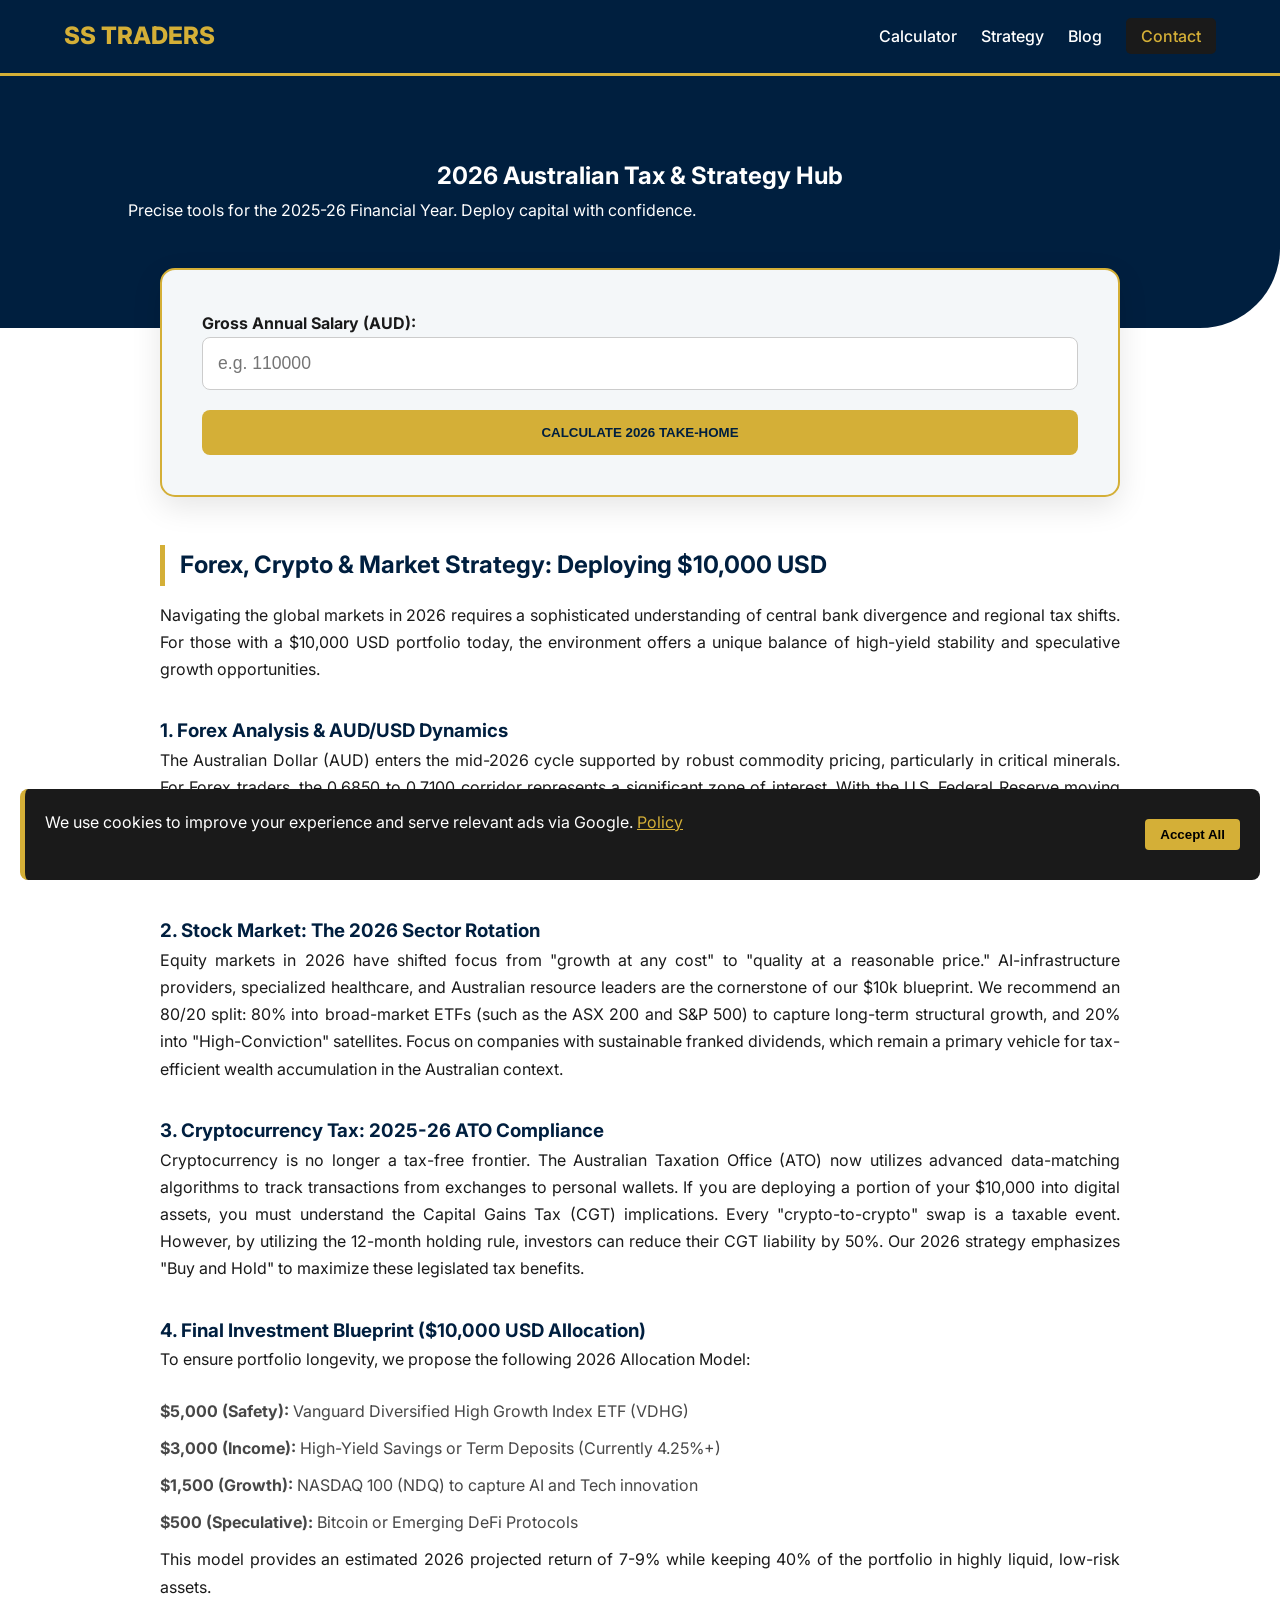
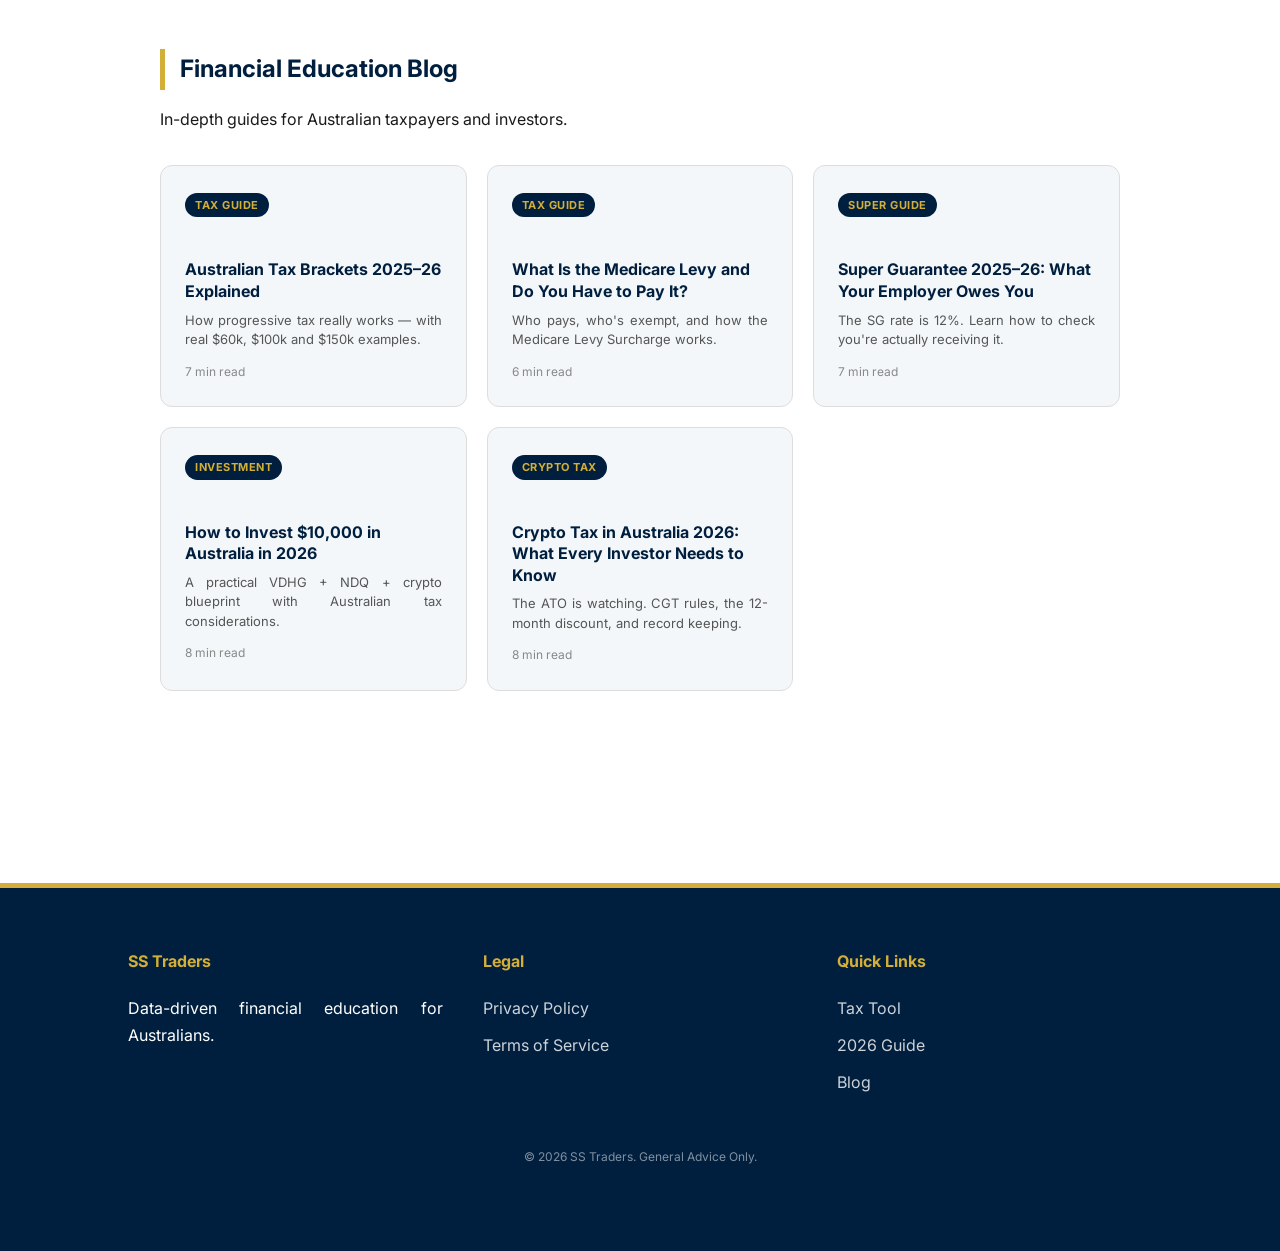
<file: index.html>
<!DOCTYPE html>
<html lang="en-AU">
<head>
    <meta charset="UTF-8">
    <meta name="viewport" content="width=device-width, initial-scale=1.0">

    <!-- Primary SEO -->
    <title>SS Traders | Free Australian Tax Calculator 2025–26 & Investment Strategy</title>
    <meta name="description" content="Calculate your real Australian take-home pay for 2025–26. Free ATO-compliant salary calculator plus expert investment strategy for deploying $10,000 in ASX, crypto and ETFs.">
    <meta name="keywords" content="Australian tax calculator 2026, take home pay Australia, ATO tax rates 2025-26, salary calculator Australia, Medicare levy calculator, super guarantee, VDHG, ASX ETF strategy">
    <meta name="author" content="SS Traders">
    <meta name="robots" content="index, follow">
    <link rel="canonical" href="https://cursor86.github.io/Pay-check-AU/">

    <!-- Open Graph (Facebook, LinkedIn) -->
    <meta property="og:type" content="website">
    <meta property="og:url" content="https://cursor86.github.io/Pay-check-AU/">
    <meta property="og:title" content="Free Australian Tax Calculator 2025–26 | SS Traders">
    <meta property="og:description" content="Find out exactly what you take home on any Australian salary. ATO-compliant, instant results. Plus a $10,000 investment strategy for 2026.">
    <meta property="og:image" content="https://cursor86.github.io/Pay-check-AU/og-image.png">
    <meta property="og:site_name" content="SS Traders">
    <meta property="og:locale" content="en_AU">

    <!-- Twitter / X Card -->
    <meta name="twitter:card" content="summary_large_image">
    <meta name="twitter:title" content="Free Australian Tax Calculator 2025–26 | SS Traders">
    <meta name="twitter:description" content="See exactly what you keep from your salary after tax, Medicare and super. Free, instant, ATO-compliant.">
    <meta name="twitter:image" content="https://cursor86.github.io/Pay-check-AU/og-image.png">

    <!-- Schema.org Structured Data -->
    <script type="application/ld+json">
    {
      "@context": "https://schema.org",
      "@type": "WebApplication",
      "name": "SS Traders Australian Tax Calculator",
      "url": "https://cursor86.github.io/Pay-check-AU/",
      "description": "Free ATO-compliant Australian salary and tax calculator for the 2025–26 financial year. Includes income tax, Medicare levy, and super guarantee breakdown.",
      "applicationCategory": "FinanceApplication",
      "operatingSystem": "Any",
      "offers": { "@type": "Offer", "price": "0", "priceCurrency": "AUD" },
      "author": { "@type": "Organization", "name": "SS Traders", "email": "sstraders.education@gmail.com" },
      "inLanguage": "en-AU",
      "audience": { "@type": "Audience", "geographicArea": { "@type": "Country", "name": "Australia" } }
    }
    </script>

    <link href="https://fonts.googleapis.com/css2?family=Inter:wght@400;500;700;800&display=swap" rel="stylesheet">
    <style>
        :root { --navy: #001F3F; --gold: #D4AF37; --black: #1A1A1A; --white: #FFFFFF; --gray: #F4F7F9; --success: #2E7D32; }
        * { margin: 0; padding: 0; box-sizing: border-box; }
        body { font-family: 'Inter', sans-serif; color: var(--black); line-height: 1.7; background: var(--white); scroll-behavior: smooth; }

        /* Navigation */
        header { background: var(--navy); padding: 1rem 5%; position: sticky; top: 0; z-index: 1000; display: flex; justify-content: space-between; align-items: center; border-bottom: 3px solid var(--gold); }
        .logo { color: var(--gold); font-weight: 800; text-decoration: none; font-size: 1.5rem; }
        nav a { color: var(--white); text-decoration: none; margin-left: 20px; font-weight: 500; cursor: pointer; }
        nav a:hover { color: var(--gold); }

        /* Routing Logic */
        .page-content { display: none; padding-bottom: 80px; }
        .active-page { display: block; }

        /* Hero */
        .hero { background: var(--navy); color: var(--white); padding: 80px 10%; text-align: center; border-bottom-right-radius: 80px; margin-bottom: 40px; }
        .container { max-width: 1000px; margin: 0 auto; padding: 20px; }

        /* Calculator */
        .calc-box { background: var(--gray); padding: 40px; border-radius: 15px; border: 2px solid var(--gold); box-shadow: 0 10px 30px rgba(0,0,0,0.1); margin-top: -120px; }
        .input-group { margin-bottom: 20px; }
        input { width: 100%; padding: 15px; border: 1px solid #ccc; border-radius: 8px; font-size: 1.1rem; }
        .btn-gold { background: var(--gold); color: var(--navy); padding: 15px 30px; border: none; border-radius: 8px; font-weight: 800; width: 100%; cursor: pointer; text-transform: uppercase; transition: 0.3s; }

        #results { display: none; margin-top: 30px; padding: 25px; background: white; border-radius: 10px; border-top: 5px solid var(--success); }
        .res-row { display: flex; justify-content: space-between; margin-bottom: 10px; }
        .savings-badge { background: #E8F5E9; color: var(--success); padding: 15px; border-radius: 8px; text-align: center; font-weight: 700; margin-top: 20px; border: 1px solid var(--success); }

        /* Blog index */
        .blog-grid { display: grid; grid-template-columns: repeat(auto-fit, minmax(280px, 1fr)); gap: 20px; margin: 2rem 0; }
        .blog-card { background: var(--gray); border-radius: 12px; padding: 1.5rem; border: 1px solid #ddd; transition: 0.2s; text-decoration: none; color: inherit; display: block; }
        .blog-card:hover { border-color: var(--gold); transform: translateY(-2px); box-shadow: 0 6px 20px rgba(0,0,0,0.08); }
        .blog-tag { background: var(--navy); color: var(--gold); font-size: 11px; font-weight: 700; padding: 3px 10px; border-radius: 20px; display: inline-block; margin-bottom: 10px; letter-spacing: 0.5px; }
        .blog-card h3 { color: var(--navy); font-size: 16px; margin-bottom: 8px; line-height: 1.35; }
        .blog-card p { font-size: 13px; color: #555; margin: 0; line-height: 1.5; }
        .blog-meta { font-size: 12px; color: #888; margin-top: 12px; }

        /* Articles */
        article h2 { color: var(--navy); border-left: 5px solid var(--gold); padding-left: 15px; margin: 3rem 0 1rem; }
        article h3 { color: var(--navy); margin-top: 2rem; }
        p { margin-bottom: 1.5rem; text-align: justify; }

        /* Cookie Banner */
        #cookie-banner { position: fixed; bottom: 20px; left: 20px; right: 20px; background: var(--black); color: var(--white); padding: 20px; border-radius: 8px; display: none; justify-content: space-between; align-items: center; z-index: 2000; border-left: 5px solid var(--gold); }

        /* Footer */
        footer { background: var(--navy); color: var(--white); padding: 60px 10%; border-top: 5px solid var(--gold); margin-top: 60px; }
        .footer-grid { display: grid; grid-template-columns: repeat(auto-fit, minmax(200px, 1fr)); gap: 40px; }
        .footer-col h4 { color: var(--gold); margin-bottom: 20px; }
        li { list-style: none; margin-bottom: 10px; cursor: pointer; opacity: 0.8; }
        li:hover { opacity: 1; color: var(--gold); }
    </style>
</head>
<body onhashchange="route()">

    <div id="cookie-banner">
        <p>We use cookies to improve your experience and serve relevant ads via Google. <a href="#privacy" style="color:var(--gold);">Policy</a></p>
        <button onclick="acceptCookies()" style="background:var(--gold); border:none; padding:8px 15px; border-radius:4px; cursor:pointer; font-weight:700;">Accept All</button>
    </div>

    <header>
        <a href="#home" class="logo">SS TRADERS</a>
        <nav>
            <a href="#home">Calculator</a>
            <a href="#strategy">Strategy</a>
            <a href="#blog">Blog</a>
            <a href="mailto:sstraders.education@gmail.com" style="background:var(--black); padding: 8px 15px; border-radius: 5px; color:var(--gold);">Contact</a>
        </nav>
    </header>

    <!-- MAIN PAGE -->
    <div id="home" class="page-content active-page">
        <section class="hero">
            <h1>2026 Australian Tax & Strategy Hub</h1>
            <p>Precise tools for the 2025-26 Financial Year. Deploy capital with confidence.</p>
        </section>

        <div class="container">
            <!-- CALCULATOR -->
            <div class="calc-box">
                <div class="input-group">
                    <label style="font-weight:700;">Gross Annual Salary (AUD):</label>
                    <input type="number" id="salary" placeholder="e.g. 110000">
                </div>
                <button class="btn-gold" onclick="runTaxCalc()">Calculate 2026 Take-Home</button>

                <div id="results">
                    <div class="res-row"><span>Super Guarantee (12%):</span><strong id="rSuper">$0</strong></div>
                    <div class="res-row"><span>Medicare Levy (2%):</span><strong id="rMedicare" style="color:red;">-$0</strong></div>
                    <div class="res-row"><span>Income Tax (FY26):</span><strong id="rTax" style="color:red;">-$0</strong></div>
                    <hr style="margin:15px 0;">
                    <div class="res-row" style="font-size:1.2rem;"><span>Annual Take-Home:</span><strong id="rTotal" style="color:var(--success);">$0</strong></div>
                    <div class="savings-badge">🎉 Stage 3 Impact: You keep <span id="rSavings">$0</span> more compared to 2024!</div>
                </div>
            </div>

            <!-- ARTICLES -->
            <article id="strategy">
                <h2>Forex, Crypto & Market Strategy: Deploying $10,000 USD</h2>
                <p>Navigating the global markets in 2026 requires a sophisticated understanding of central bank divergence and regional tax shifts. For those with a $10,000 USD portfolio today, the environment offers a unique balance of high-yield stability and speculative growth opportunities.</p>

                <h3>1. Forex Analysis & AUD/USD Dynamics</h3>
                <p>The Australian Dollar (AUD) enters the mid-2026 cycle supported by robust commodity pricing, particularly in critical minerals. For Forex traders, the 0.6850 to 0.7100 corridor represents a significant zone of interest. With the U.S. Federal Reserve moving toward a neutral rate environment, the yield differential between the RBA and the Fed has narrowed. We suggest a tactical approach: monitor the 10-year bond yield spreads to time entries into the AUD. A $10,000 USD allocation can be strategically hedged against local currency volatility to protect domestic purchasing power.</p>

                <h3>2. Stock Market: The 2026 Sector Rotation</h3>
                <p>Equity markets in 2026 have shifted focus from "growth at any cost" to "quality at a reasonable price." AI-infrastructure providers, specialized healthcare, and Australian resource leaders are the cornerstone of our $10k blueprint. We recommend an 80/20 split: 80% into broad-market ETFs (such as the ASX 200 and S&P 500) to capture long-term structural growth, and 20% into "High-Conviction" satellites. Focus on companies with sustainable franked dividends, which remain a primary vehicle for tax-efficient wealth accumulation in the Australian context.</p>

                <h3>3. Cryptocurrency Tax: 2025-26 ATO Compliance</h3>
                <p>Cryptocurrency is no longer a tax-free frontier. The Australian Taxation Office (ATO) now utilizes advanced data-matching algorithms to track transactions from exchanges to personal wallets. If you are deploying a portion of your $10,000 into digital assets, you must understand the Capital Gains Tax (CGT) implications. Every "crypto-to-crypto" swap is a taxable event. However, by utilizing the 12-month holding rule, investors can reduce their CGT liability by 50%. Our 2026 strategy emphasizes "Buy and Hold" to maximize these legislated tax benefits.</p>

                <h3>4. Final Investment Blueprint ($10,000 USD Allocation)</h3>
                <p>To ensure portfolio longevity, we propose the following 2026 Allocation Model:</p>
                <ul>
                    <li><strong>$5,000 (Safety):</strong> Vanguard Diversified High Growth Index ETF (VDHG)</li>
                    <li><strong>$3,000 (Income):</strong> High-Yield Savings or Term Deposits (Currently 4.25%+)</li>
                    <li><strong>$1,500 (Growth):</strong> NASDAQ 100 (NDQ) to capture AI and Tech innovation</li>
                    <li><strong>$500 (Speculative):</strong> Bitcoin or Emerging DeFi Protocols</li>
                </ul>
                <p>This model provides an estimated 2026 projected return of 7-9% while keeping 40% of the portfolio in highly liquid, low-risk assets.</p>
            </article>

            <!-- BLOG PREVIEW -->
            <article>
                <h2>Financial Education Blog</h2>
                <p>In-depth guides for Australian taxpayers and investors.</p>
                <div class="blog-grid">
                    <a class="blog-card" href="blog/article-1-tax-brackets.html">
                        <span class="blog-tag">TAX GUIDE</span>
                        <h3>Australian Tax Brackets 2025–26 Explained</h3>
                        <p>How progressive tax really works — with real $60k, $100k and $150k examples.</p>
                        <div class="blog-meta">7 min read</div>
                    </a>
                    <a class="blog-card" href="blog/article-2-medicare-levy.html">
                        <span class="blog-tag">TAX GUIDE</span>
                        <h3>What Is the Medicare Levy and Do You Have to Pay It?</h3>
                        <p>Who pays, who's exempt, and how the Medicare Levy Surcharge works.</p>
                        <div class="blog-meta">6 min read</div>
                    </a>
                    <a class="blog-card" href="blog/article-3-super-guarantee.html">
                        <span class="blog-tag">SUPER GUIDE</span>
                        <h3>Super Guarantee 2025–26: What Your Employer Owes You</h3>
                        <p>The SG rate is 12%. Learn how to check you're actually receiving it.</p>
                        <div class="blog-meta">7 min read</div>
                    </a>
                    <a class="blog-card" href="blog/article-4-invest-10k.html">
                        <span class="blog-tag">INVESTMENT</span>
                        <h3>How to Invest $10,000 in Australia in 2026</h3>
                        <p>A practical VDHG + NDQ + crypto blueprint with Australian tax considerations.</p>
                        <div class="blog-meta">8 min read</div>
                    </a>
                    <a class="blog-card" href="blog/article-5-crypto-tax.html">
                        <span class="blog-tag">CRYPTO TAX</span>
                        <h3>Crypto Tax in Australia 2026: What Every Investor Needs to Know</h3>
                        <p>The ATO is watching. CGT rules, the 12-month discount, and record keeping.</p>
                        <div class="blog-meta">8 min read</div>
                    </a>
                </div>
            </article>
        </div>
    </div>

    <!-- LEGAL PAGES -->
    <div id="privacy" class="page-content container">
        <article>
            <h2>Privacy Policy</h2>
            <p>SS Traders respects your financial privacy. Our calculators are client-side only; we do not store your salary or tax data on our servers.</p>
            <p><strong>Third-Party Ads:</strong> We use Google AdSense. Google uses cookies to serve ads based on your visits to this and other sites. You may opt out of personalized advertising in your Google account settings.</p>
        </article>
    </div>

    <div id="terms" class="page-content container">
        <article>
            <h2>Terms & Conditions</h2>
            <p>The tools and articles on this site are for educational purposes only. They do not constitute professional financial advice.</p>
            <p><strong>Estimates:</strong> Tax calculations are based on 2025-26 Australian legislated rates (Stage 3). Always consult a registered tax agent (BAS/Tax Agent) before submitting documents to the ATO.</p>
        </article>
    </div>

    <footer>
        <div class="footer-grid">
            <div class="footer-col"><h4>SS Traders</h4><p>Data-driven financial education for Australians.</p></div>
            <div class="footer-col">
                <h4>Legal</h4>
                <ul>
                    <li><a href="#privacy" style="color:inherit; text-decoration:none;">Privacy Policy</a></li>
                    <li><a href="#terms" style="color:inherit; text-decoration:none;">Terms of Service</a></li>
                </ul>
            </div>
            <div class="footer-col">
                <h4>Quick Links</h4>
                <ul>
                    <li><a href="#home" style="color:inherit; text-decoration:none;">Tax Tool</a></li>
                    <li><a href="#strategy" style="color:inherit; text-decoration:none;">2026 Guide</a></li>
                    <li><a href="blog/article-1-tax-brackets.html" style="color:inherit; text-decoration:none;">Blog</a></li>
                </ul>
            </div>
        </div>
        <p style="text-align:center; margin-top:40px; font-size:0.75rem; opacity:0.5;">© 2026 SS Traders. General Advice Only.</p>
    </footer>

    <script>
        function route() {
            const hash = window.location.hash || '#home';
            document.querySelectorAll('.page-content').forEach(p => p.classList.remove('active-page'));
            if (hash === '#privacy') document.getElementById('privacy').classList.add('active-page');
            else if (hash === '#terms') document.getElementById('terms').classList.add('active-page');
            else {
                document.getElementById('home').classList.add('active-page');
                if (hash === '#strategy') document.getElementById('strategy').scrollIntoView({behavior: 'smooth'});
                else if (hash === '#blog') document.getElementById('blog-section') && document.getElementById('blog-section').scrollIntoView({behavior: 'smooth'});
                else window.scrollTo(0,0);
            }
        }

        function runTaxCalc() {
            const inc = parseFloat(document.getElementById('salary').value);
            if (!inc) return;
            const superVal = inc * 0.12;
            const medicare = inc > 27222 ? inc * 0.02 : 0;
            let tax26 = 0;
            if (inc > 190000) tax26 = 51638 + (inc - 190000) * 0.45;
            else if (inc > 135000) tax26 = 31288 + (inc - 135000) * 0.37;
            else if (inc > 45000) tax26 = 4288 + (inc - 45000) * 0.30;
            else if (inc > 18200) tax26 = (inc - 18200) * 0.16;
            let tax24 = 0;
            if (inc > 180000) tax24 = 51667 + (inc - 180000) * 0.45;
            else if (inc > 120000) tax24 = 29467 + (inc - 120000) * 0.37;
            else if (inc > 45000) tax24 = 5092 + (inc - 45000) * 0.325;
            else if (inc > 18200) tax24 = (inc - 18200) * 0.19;
            document.getElementById('results').style.display = 'block';
            document.getElementById('rSuper').innerText = '$' + Math.round(superVal).toLocaleString();
            document.getElementById('rMedicare').innerText = '-$' + Math.round(medicare).toLocaleString();
            document.getElementById('rTax').innerText = '-$' + Math.round(tax26).toLocaleString();
            document.getElementById('rTotal').innerText = '$' + Math.round(inc - tax26 - medicare).toLocaleString();
            document.getElementById('rSavings').innerText = '$' + Math.round(tax24 - tax26).toLocaleString();
        }

        function acceptCookies() { localStorage.setItem('cc', '1'); document.getElementById('cookie-banner').style.display = 'none'; }
        window.onload = () => { if(!localStorage.getItem('cc')) document.getElementById('cookie-banner').style.display = 'flex'; route(); };
    </script>
</body>
</html>
</file>
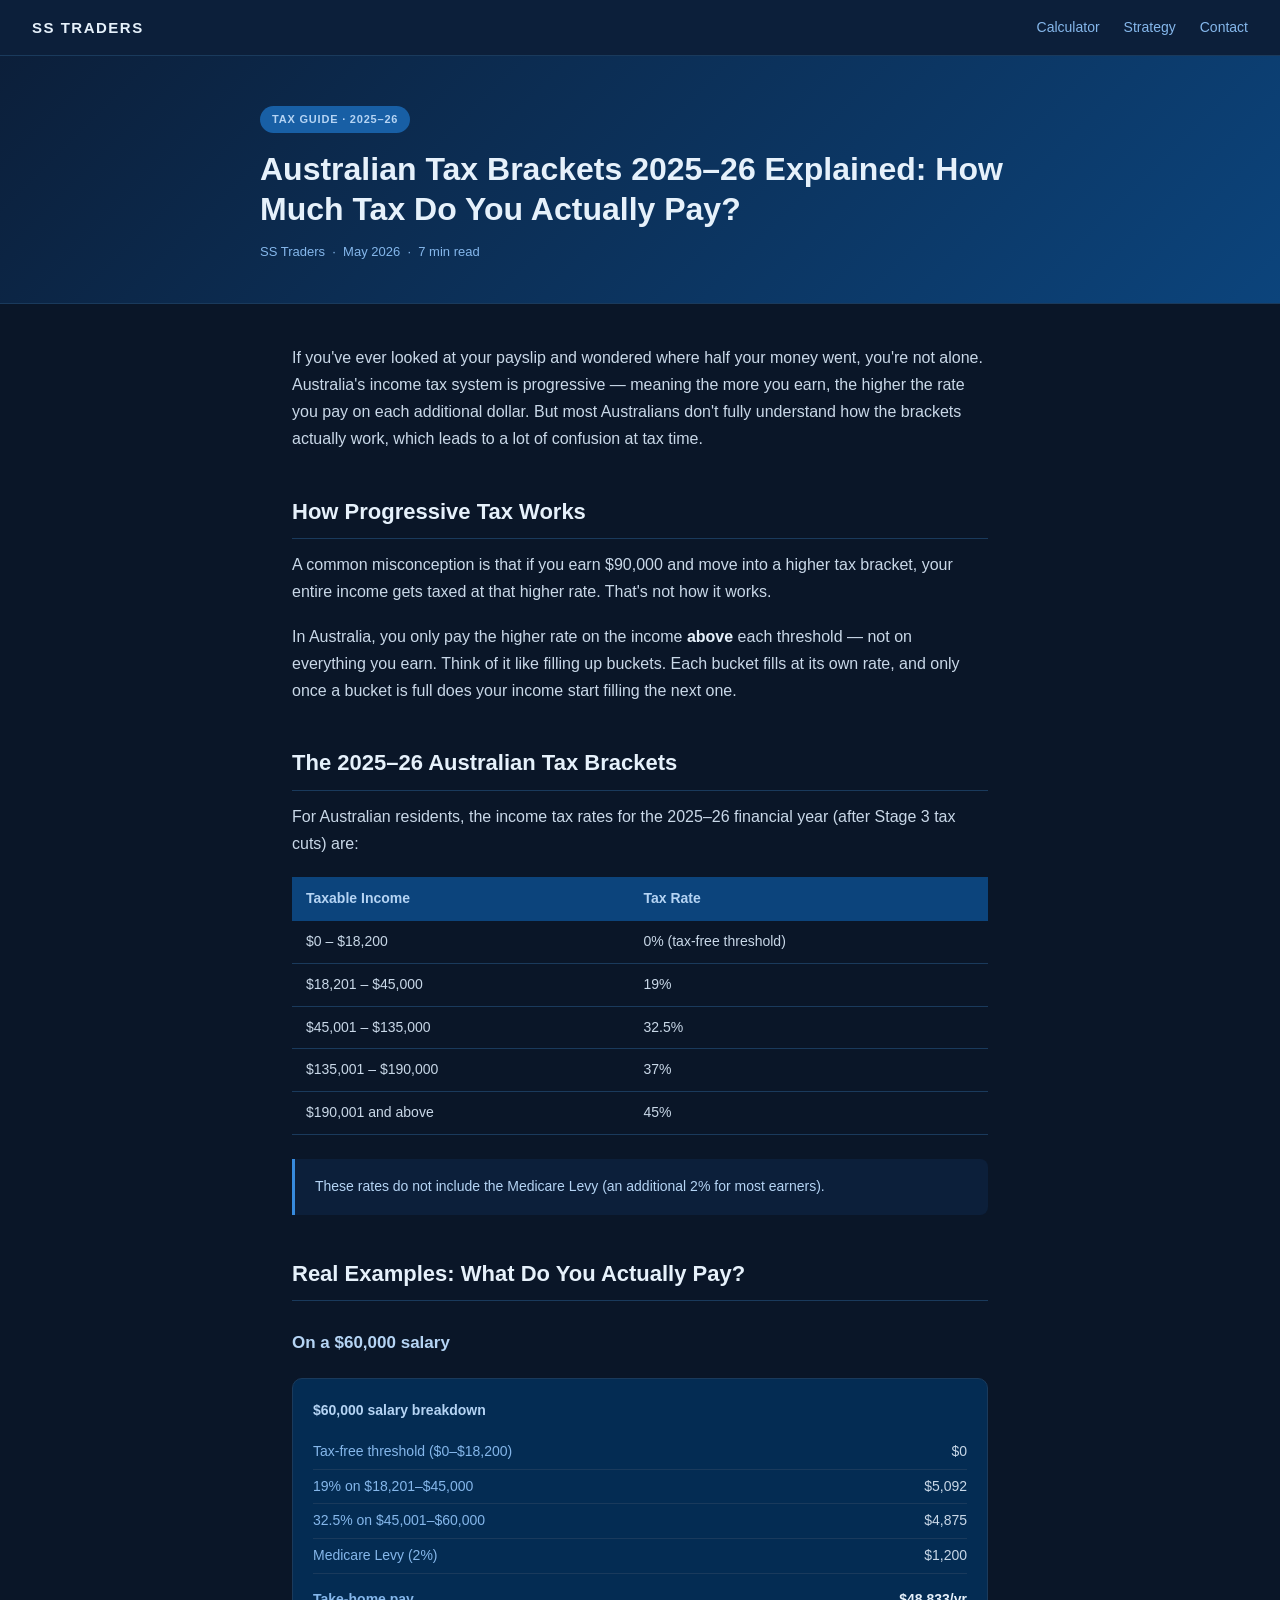
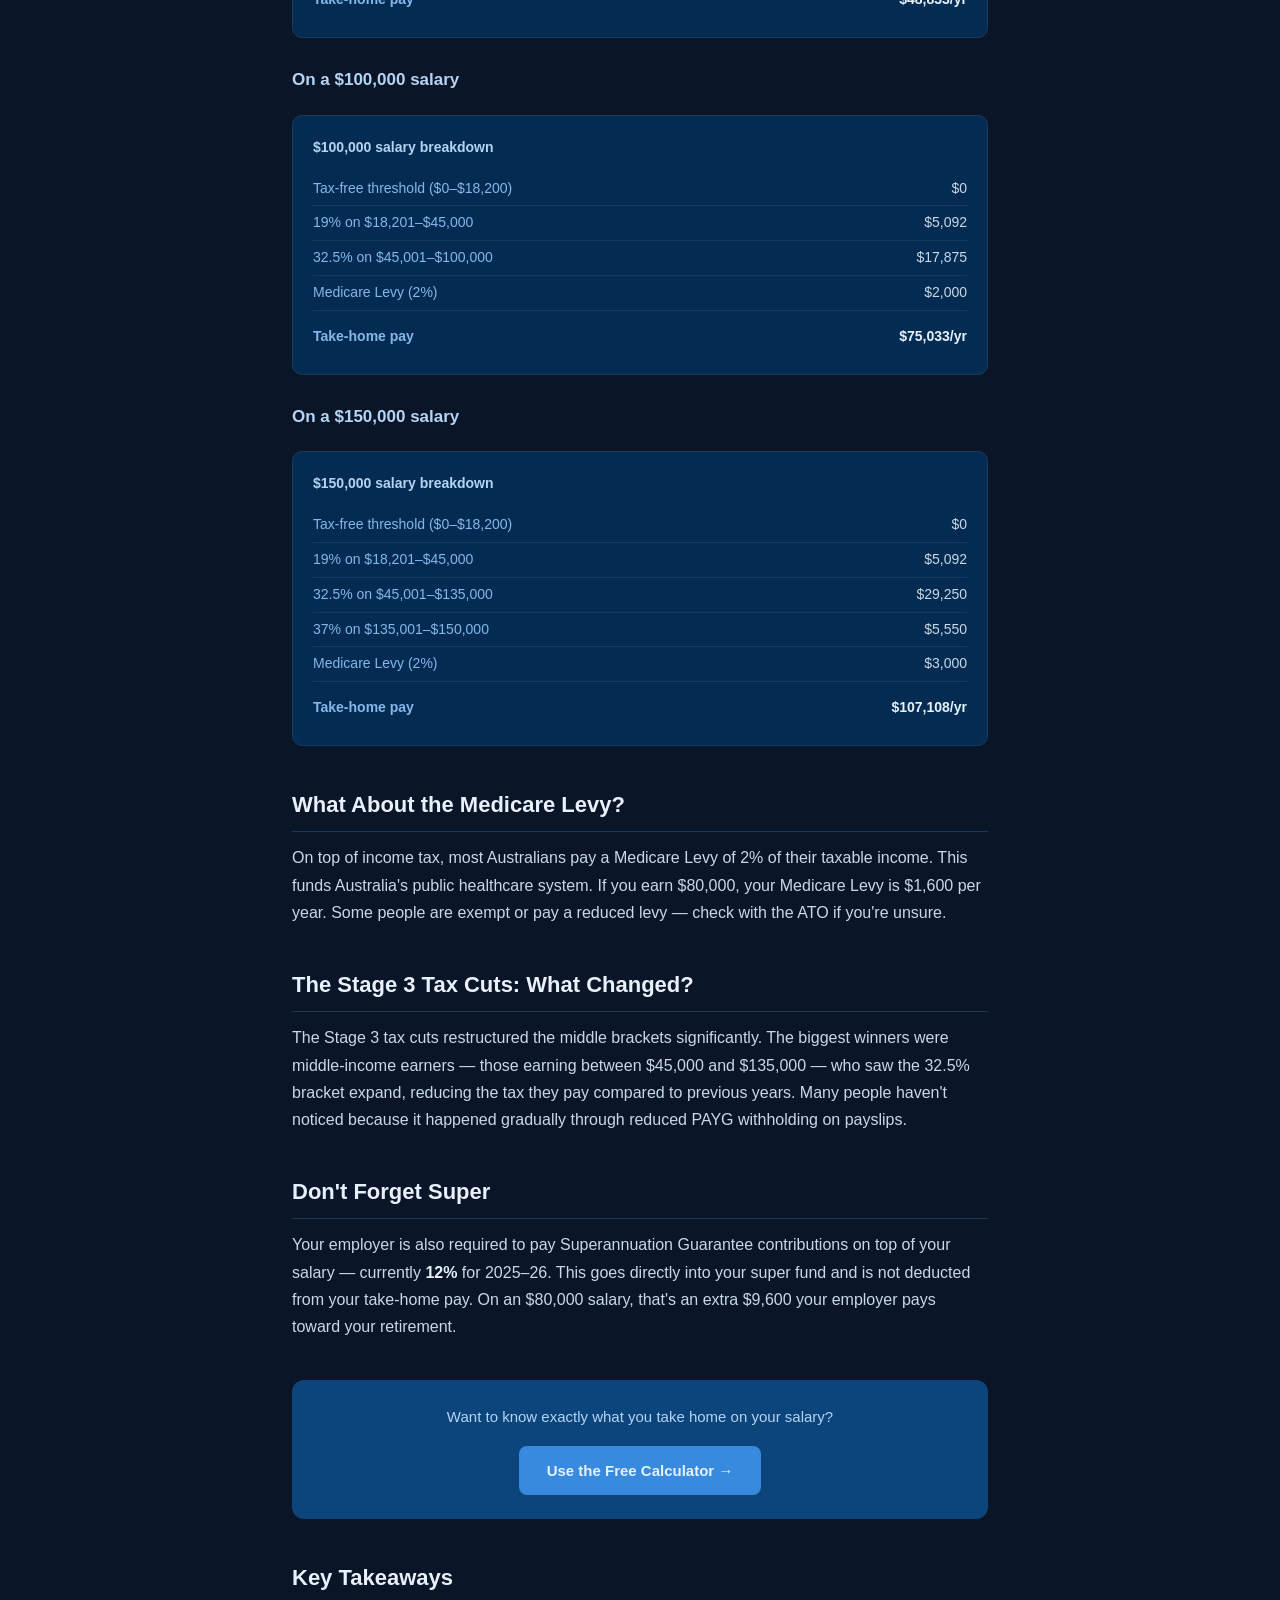
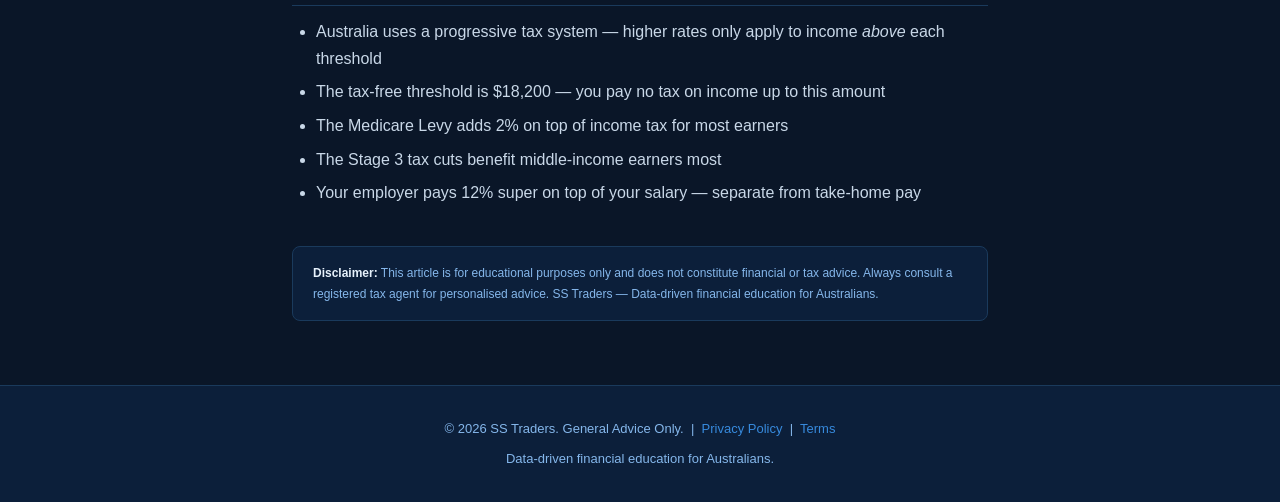
<file: article-1-tax-brackets.html>
<!DOCTYPE html>
<html lang="en">
<head>
<meta charset="UTF-8">
<meta name="viewport" content="width=device-width, initial-scale=1.0">
<title>Australian Tax Brackets 2025–26 Explained | SS Traders</title>
<meta name="description" content="How do Australian tax brackets work in 2025–26? Learn how progressive tax is calculated with real salary examples including $60k, $100k and $150k.">
<link rel="canonical" href="https://cursor86.github.io/Pay-check-AU/blog/article-1-tax-brackets.html">
<style>
*,*::before,*::after{box-sizing:border-box;margin:0;padding:0}
body{font-family:-apple-system,BlinkMacSystemFont,"Segoe UI",Roboto,sans-serif;background:#0a1628;color:#c9d8e8;line-height:1.7;font-size:16px}
a{color:#378ADD;text-decoration:none}
a:hover{text-decoration:underline}
nav{background:#0C1F3A;border-bottom:1px solid #1a3a5c;padding:0 2rem;display:flex;align-items:center;justify-content:space-between;height:56px;position:sticky;top:0;z-index:100}
.nav-logo{color:#E6F1FB;font-weight:700;font-size:15px;letter-spacing:1.5px}
.nav-links{display:flex;gap:1.5rem;font-size:14px}
.nav-links a{color:#85B7EB}
.hero{background:linear-gradient(135deg,#0C1F3A 0%,#0C447C 100%);padding:3rem 2rem 2.5rem;border-bottom:1px solid #1a3a5c}
.hero-inner{max-width:760px;margin:0 auto}
.hero-tag{background:#185FA5;color:#B5D4F4;font-size:11px;font-weight:600;padding:4px 12px;border-radius:20px;letter-spacing:.8px;display:inline-block;margin-bottom:1rem}
.hero h1{color:#E6F1FB;font-size:clamp(22px,4vw,32px);font-weight:700;line-height:1.25;margin-bottom:.75rem}
.hero-meta{font-size:13px;color:#85B7EB}
.content{max-width:760px;margin:0 auto;padding:2.5rem 2rem 4rem}
.content h2{color:#E6F1FB;font-size:22px;font-weight:700;margin:2.5rem 0 .75rem;padding-bottom:.5rem;border-bottom:1px solid #1a3a5c}
.content h3{color:#B5D4F4;font-size:17px;font-weight:600;margin:1.75rem 0 .5rem}
.content p{margin-bottom:1.1rem;color:#c9d8e8}
.content ul,.content ol{padding-left:1.5rem;margin-bottom:1.1rem}
.content li{margin-bottom:.4rem;color:#c9d8e8}
.content strong{color:#E6F1FB;font-weight:600}
.content table{width:100%;border-collapse:collapse;margin:1.25rem 0;font-size:14px}
.content th{background:#0C447C;color:#B5D4F4;padding:10px 14px;text-align:left;font-weight:600}
.content td{padding:9px 14px;border-bottom:1px solid #1a3a5c;color:#c9d8e8}
.content tr:hover td{background:#0C1F3A}
.callout{background:#0C1F3A;border-left:3px solid #378ADD;border-radius:0 8px 8px 0;padding:1rem 1.25rem;margin:1.5rem 0}
.callout p{margin:0;color:#B5D4F4;font-size:14px}
.example-box{background:#042C53;border:1px solid #1a3a5c;border-radius:10px;padding:1.25rem;margin:1.25rem 0}
.example-box h4{color:#B5D4F4;font-size:14px;font-weight:600;margin-bottom:.75rem}
.example-row{display:flex;justify-content:space-between;padding:5px 0;border-bottom:1px solid #1a3a5c;font-size:14px}
.example-row:last-child{border-bottom:none;font-weight:600;color:#E6F1FB;margin-top:6px;padding-top:8px}
.example-row span:first-child{color:#85B7EB}
.cta-box{background:#0C447C;border-radius:12px;padding:1.5rem;margin:2.5rem 0;text-align:center}
.cta-box p{color:#B5D4F4;margin-bottom:1rem;font-size:15px}
.cta-btn{background:#378ADD;color:#E6F1FB;padding:12px 28px;border-radius:8px;font-weight:600;font-size:15px;display:inline-block}
.cta-btn:hover{background:#185FA5;text-decoration:none}
.disclaimer{background:#0C1F3A;border:1px solid #1a3a5c;border-radius:8px;padding:1rem 1.25rem;margin-top:2.5rem;font-size:12px;color:#85B7EB}
footer{background:#0C1F3A;border-top:1px solid #1a3a5c;padding:2rem;text-align:center;font-size:13px;color:#85B7EB}
footer a{color:#378ADD}
@media(max-width:600px){nav{padding:0 1rem}.hero{padding:2rem 1rem 1.5rem}.content{padding:1.5rem 1rem 3rem}}
</style>
</head>
<body>

<nav>
  <a class="nav-logo" href="https://cursor86.github.io/Pay-check-AU/">SS TRADERS</a>
  <div class="nav-links">
    <a href="https://cursor86.github.io/Pay-check-AU/#home">Calculator</a>
    <a href="https://cursor86.github.io/Pay-check-AU/#strategy">Strategy</a>
    <a href="mailto:sstraders.education@gmail.com">Contact</a>
  </div>
</nav>

<div class="hero">
  <div class="hero-inner">
    <span class="hero-tag">TAX GUIDE · 2025–26</span>
    <h1>Australian Tax Brackets 2025–26 Explained: How Much Tax Do You Actually Pay?</h1>
    <p class="hero-meta">SS Traders &nbsp;·&nbsp; May 2026 &nbsp;·&nbsp; 7 min read</p>
  </div>
</div>

<div class="content">
  <p>If you've ever looked at your payslip and wondered where half your money went, you're not alone. Australia's income tax system is progressive — meaning the more you earn, the higher the rate you pay on each additional dollar. But most Australians don't fully understand how the brackets actually work, which leads to a lot of confusion at tax time.</p>

  <h2>How Progressive Tax Works</h2>
  <p>A common misconception is that if you earn $90,000 and move into a higher tax bracket, your entire income gets taxed at that higher rate. That's not how it works.</p>
  <p>In Australia, you only pay the higher rate on the income <strong>above</strong> each threshold — not on everything you earn. Think of it like filling up buckets. Each bucket fills at its own rate, and only once a bucket is full does your income start filling the next one.</p>

  <h2>The 2025–26 Australian Tax Brackets</h2>
  <p>For Australian residents, the income tax rates for the 2025–26 financial year (after Stage 3 tax cuts) are:</p>
  <table>
    <thead><tr><th>Taxable Income</th><th>Tax Rate</th></tr></thead>
    <tbody>
      <tr><td>$0 – $18,200</td><td>0% (tax-free threshold)</td></tr>
      <tr><td>$18,201 – $45,000</td><td>19%</td></tr>
      <tr><td>$45,001 – $135,000</td><td>32.5%</td></tr>
      <tr><td>$135,001 – $190,000</td><td>37%</td></tr>
      <tr><td>$190,001 and above</td><td>45%</td></tr>
    </tbody>
  </table>
  <div class="callout"><p>These rates do not include the Medicare Levy (an additional 2% for most earners).</p></div>

  <h2>Real Examples: What Do You Actually Pay?</h2>

  <h3>On a $60,000 salary</h3>
  <div class="example-box">
    <h4>$60,000 salary breakdown</h4>
    <div class="example-row"><span>Tax-free threshold ($0–$18,200)</span><span>$0</span></div>
    <div class="example-row"><span>19% on $18,201–$45,000</span><span>$5,092</span></div>
    <div class="example-row"><span>32.5% on $45,001–$60,000</span><span>$4,875</span></div>
    <div class="example-row"><span>Medicare Levy (2%)</span><span>$1,200</span></div>
    <div class="example-row"><span>Take-home pay</span><span>$48,833/yr</span></div>
  </div>

  <h3>On a $100,000 salary</h3>
  <div class="example-box">
    <h4>$100,000 salary breakdown</h4>
    <div class="example-row"><span>Tax-free threshold ($0–$18,200)</span><span>$0</span></div>
    <div class="example-row"><span>19% on $18,201–$45,000</span><span>$5,092</span></div>
    <div class="example-row"><span>32.5% on $45,001–$100,000</span><span>$17,875</span></div>
    <div class="example-row"><span>Medicare Levy (2%)</span><span>$2,000</span></div>
    <div class="example-row"><span>Take-home pay</span><span>$75,033/yr</span></div>
  </div>

  <h3>On a $150,000 salary</h3>
  <div class="example-box">
    <h4>$150,000 salary breakdown</h4>
    <div class="example-row"><span>Tax-free threshold ($0–$18,200)</span><span>$0</span></div>
    <div class="example-row"><span>19% on $18,201–$45,000</span><span>$5,092</span></div>
    <div class="example-row"><span>32.5% on $45,001–$135,000</span><span>$29,250</span></div>
    <div class="example-row"><span>37% on $135,001–$150,000</span><span>$5,550</span></div>
    <div class="example-row"><span>Medicare Levy (2%)</span><span>$3,000</span></div>
    <div class="example-row"><span>Take-home pay</span><span>$107,108/yr</span></div>
  </div>

  <h2>What About the Medicare Levy?</h2>
  <p>On top of income tax, most Australians pay a Medicare Levy of 2% of their taxable income. This funds Australia's public healthcare system. If you earn $80,000, your Medicare Levy is $1,600 per year. Some people are exempt or pay a reduced levy — check with the ATO if you're unsure.</p>

  <h2>The Stage 3 Tax Cuts: What Changed?</h2>
  <p>The Stage 3 tax cuts restructured the middle brackets significantly. The biggest winners were middle-income earners — those earning between $45,000 and $135,000 — who saw the 32.5% bracket expand, reducing the tax they pay compared to previous years. Many people haven't noticed because it happened gradually through reduced PAYG withholding on payslips.</p>

  <h2>Don't Forget Super</h2>
  <p>Your employer is also required to pay Superannuation Guarantee contributions on top of your salary — currently <strong>12%</strong> for 2025–26. This goes directly into your super fund and is not deducted from your take-home pay. On an $80,000 salary, that's an extra $9,600 your employer pays toward your retirement.</p>

  <div class="cta-box">
    <p>Want to know exactly what you take home on your salary?</p>
    <a class="cta-btn" href="https://cursor86.github.io/Pay-check-AU/#home">Use the Free Calculator →</a>
  </div>

  <h2>Key Takeaways</h2>
  <ul>
    <li>Australia uses a progressive tax system — higher rates only apply to income <em>above</em> each threshold</li>
    <li>The tax-free threshold is $18,200 — you pay no tax on income up to this amount</li>
    <li>The Medicare Levy adds 2% on top of income tax for most earners</li>
    <li>The Stage 3 tax cuts benefit middle-income earners most</li>
    <li>Your employer pays 12% super on top of your salary — separate from take-home pay</li>
  </ul>

  <div class="disclaimer">
    <strong>Disclaimer:</strong> This article is for educational purposes only and does not constitute financial or tax advice. Always consult a registered tax agent for personalised advice. SS Traders — Data-driven financial education for Australians.
  </div>
</div>

<footer>
  <p>© 2026 SS Traders. General Advice Only. &nbsp;|&nbsp; <a href="https://cursor86.github.io/Pay-check-AU/#privacy">Privacy Policy</a> &nbsp;|&nbsp; <a href="https://cursor86.github.io/Pay-check-AU/#terms">Terms</a></p>
  <p style="margin-top:8px">Data-driven financial education for Australians.</p>
</footer>
</body>
</html>
</file>
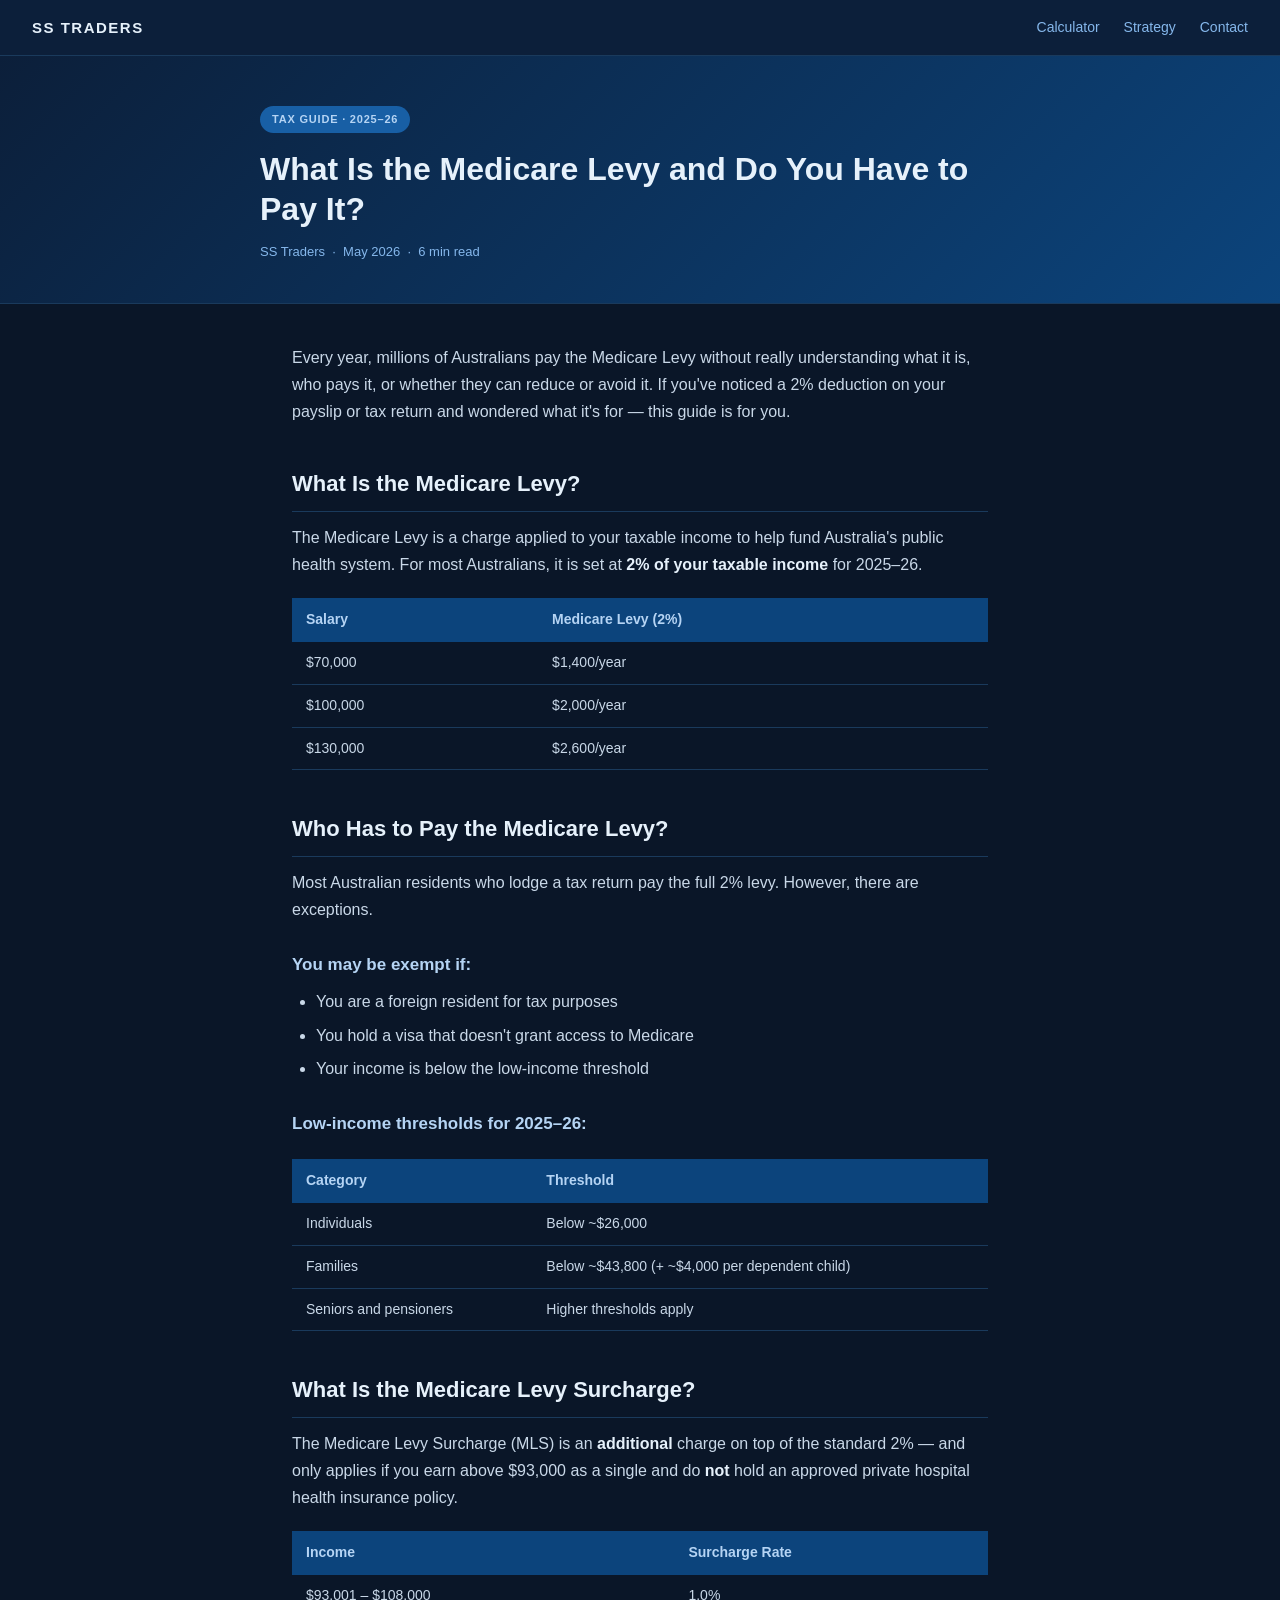
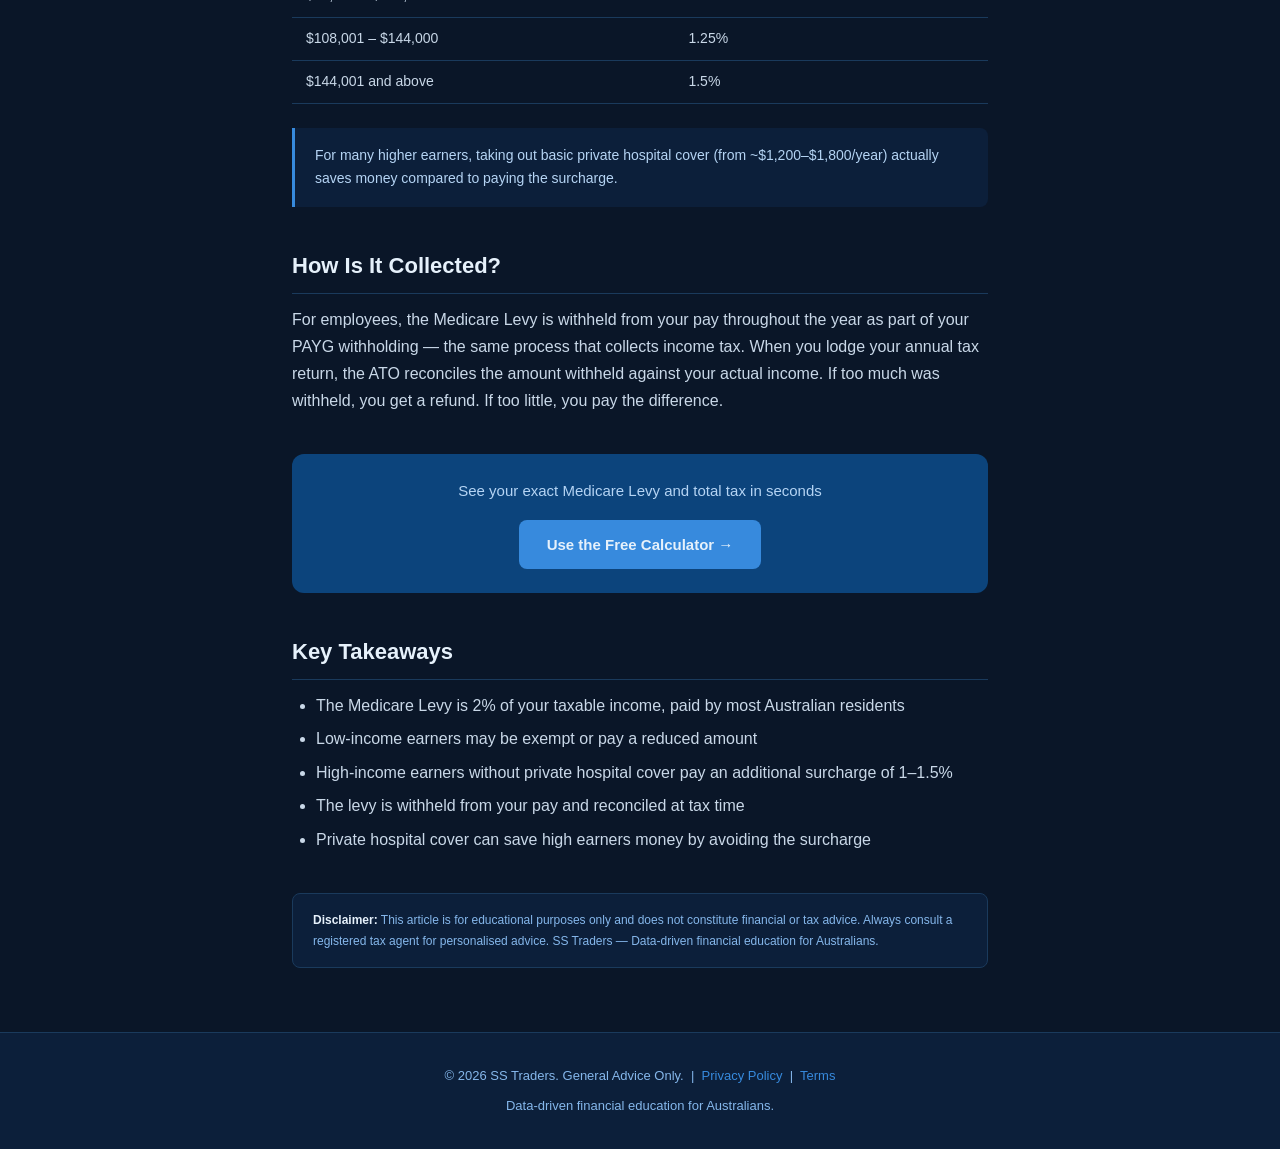
<file: article-2-medicare-levy.html>
<!DOCTYPE html>
<html lang="en">
<head>
<meta charset="UTF-8">
<meta name="viewport" content="width=device-width, initial-scale=1.0">
<title>What Is the Medicare Levy and Do You Have to Pay It? | SS Traders</title>
<meta name="description" content="Everything Australians need to know about the Medicare Levy in 2025–26 — who pays it, who's exempt, and how the Medicare Levy Surcharge works.">
<link rel="canonical" href="https://cursor86.github.io/Pay-check-AU/blog/article-2-medicare-levy.html">
<style>
*,*::before,*::after{box-sizing:border-box;margin:0;padding:0}
body{font-family:-apple-system,BlinkMacSystemFont,"Segoe UI",Roboto,sans-serif;background:#0a1628;color:#c9d8e8;line-height:1.7;font-size:16px}
a{color:#378ADD;text-decoration:none}a:hover{text-decoration:underline}
nav{background:#0C1F3A;border-bottom:1px solid #1a3a5c;padding:0 2rem;display:flex;align-items:center;justify-content:space-between;height:56px;position:sticky;top:0;z-index:100}
.nav-logo{color:#E6F1FB;font-weight:700;font-size:15px;letter-spacing:1.5px}
.nav-links{display:flex;gap:1.5rem;font-size:14px}.nav-links a{color:#85B7EB}
.hero{background:linear-gradient(135deg,#0C1F3A 0%,#0C447C 100%);padding:3rem 2rem 2.5rem;border-bottom:1px solid #1a3a5c}
.hero-inner{max-width:760px;margin:0 auto}
.hero-tag{background:#185FA5;color:#B5D4F4;font-size:11px;font-weight:600;padding:4px 12px;border-radius:20px;letter-spacing:.8px;display:inline-block;margin-bottom:1rem}
.hero h1{color:#E6F1FB;font-size:clamp(22px,4vw,32px);font-weight:700;line-height:1.25;margin-bottom:.75rem}
.hero-meta{font-size:13px;color:#85B7EB}
.content{max-width:760px;margin:0 auto;padding:2.5rem 2rem 4rem}
.content h2{color:#E6F1FB;font-size:22px;font-weight:700;margin:2.5rem 0 .75rem;padding-bottom:.5rem;border-bottom:1px solid #1a3a5c}
.content h3{color:#B5D4F4;font-size:17px;font-weight:600;margin:1.75rem 0 .5rem}
.content p{margin-bottom:1.1rem;color:#c9d8e8}
.content ul,.content ol{padding-left:1.5rem;margin-bottom:1.1rem}
.content li{margin-bottom:.4rem;color:#c9d8e8}
.content strong{color:#E6F1FB;font-weight:600}
.content table{width:100%;border-collapse:collapse;margin:1.25rem 0;font-size:14px}
.content th{background:#0C447C;color:#B5D4F4;padding:10px 14px;text-align:left;font-weight:600}
.content td{padding:9px 14px;border-bottom:1px solid #1a3a5c;color:#c9d8e8}
.content tr:hover td{background:#0C1F3A}
.callout{background:#0C1F3A;border-left:3px solid #378ADD;border-radius:0 8px 8px 0;padding:1rem 1.25rem;margin:1.5rem 0}
.callout p{margin:0;color:#B5D4F4;font-size:14px}
.cta-box{background:#0C447C;border-radius:12px;padding:1.5rem;margin:2.5rem 0;text-align:center}
.cta-box p{color:#B5D4F4;margin-bottom:1rem;font-size:15px}
.cta-btn{background:#378ADD;color:#E6F1FB;padding:12px 28px;border-radius:8px;font-weight:600;font-size:15px;display:inline-block}
.cta-btn:hover{background:#185FA5;text-decoration:none}
.disclaimer{background:#0C1F3A;border:1px solid #1a3a5c;border-radius:8px;padding:1rem 1.25rem;margin-top:2.5rem;font-size:12px;color:#85B7EB}
footer{background:#0C1F3A;border-top:1px solid #1a3a5c;padding:2rem;text-align:center;font-size:13px;color:#85B7EB}
footer a{color:#378ADD}
@media(max-width:600px){nav{padding:0 1rem}.hero{padding:2rem 1rem 1.5rem}.content{padding:1.5rem 1rem 3rem}}
</style>
</head>
<body>
<nav>
  <a class="nav-logo" href="https://cursor86.github.io/Pay-check-AU/">SS TRADERS</a>
  <div class="nav-links">
    <a href="https://cursor86.github.io/Pay-check-AU/#home">Calculator</a>
    <a href="https://cursor86.github.io/Pay-check-AU/#strategy">Strategy</a>
    <a href="mailto:sstraders.education@gmail.com">Contact</a>
  </div>
</nav>
<div class="hero">
  <div class="hero-inner">
    <span class="hero-tag">TAX GUIDE · 2025–26</span>
    <h1>What Is the Medicare Levy and Do You Have to Pay It?</h1>
    <p class="hero-meta">SS Traders &nbsp;·&nbsp; May 2026 &nbsp;·&nbsp; 6 min read</p>
  </div>
</div>
<div class="content">
  <p>Every year, millions of Australians pay the Medicare Levy without really understanding what it is, who pays it, or whether they can reduce or avoid it. If you've noticed a 2% deduction on your payslip or tax return and wondered what it's for — this guide is for you.</p>

  <h2>What Is the Medicare Levy?</h2>
  <p>The Medicare Levy is a charge applied to your taxable income to help fund Australia's public health system. For most Australians, it is set at <strong>2% of your taxable income</strong> for 2025–26.</p>
  <table>
    <thead><tr><th>Salary</th><th>Medicare Levy (2%)</th></tr></thead>
    <tbody>
      <tr><td>$70,000</td><td>$1,400/year</td></tr>
      <tr><td>$100,000</td><td>$2,000/year</td></tr>
      <tr><td>$130,000</td><td>$2,600/year</td></tr>
    </tbody>
  </table>

  <h2>Who Has to Pay the Medicare Levy?</h2>
  <p>Most Australian residents who lodge a tax return pay the full 2% levy. However, there are exceptions.</p>
  <h3>You may be exempt if:</h3>
  <ul>
    <li>You are a foreign resident for tax purposes</li>
    <li>You hold a visa that doesn't grant access to Medicare</li>
    <li>Your income is below the low-income threshold</li>
  </ul>
  <h3>Low-income thresholds for 2025–26:</h3>
  <table>
    <thead><tr><th>Category</th><th>Threshold</th></tr></thead>
    <tbody>
      <tr><td>Individuals</td><td>Below ~$26,000</td></tr>
      <tr><td>Families</td><td>Below ~$43,800 (+ ~$4,000 per dependent child)</td></tr>
      <tr><td>Seniors and pensioners</td><td>Higher thresholds apply</td></tr>
    </tbody>
  </table>

  <h2>What Is the Medicare Levy Surcharge?</h2>
  <p>The Medicare Levy Surcharge (MLS) is an <strong>additional</strong> charge on top of the standard 2% — and only applies if you earn above $93,000 as a single and do <strong>not</strong> hold an approved private hospital health insurance policy.</p>
  <table>
    <thead><tr><th>Income</th><th>Surcharge Rate</th></tr></thead>
    <tbody>
      <tr><td>$93,001 – $108,000</td><td>1.0%</td></tr>
      <tr><td>$108,001 – $144,000</td><td>1.25%</td></tr>
      <tr><td>$144,001 and above</td><td>1.5%</td></tr>
    </tbody>
  </table>
  <div class="callout"><p>For many higher earners, taking out basic private hospital cover (from ~$1,200–$1,800/year) actually saves money compared to paying the surcharge.</p></div>

  <h2>How Is It Collected?</h2>
  <p>For employees, the Medicare Levy is withheld from your pay throughout the year as part of your PAYG withholding — the same process that collects income tax. When you lodge your annual tax return, the ATO reconciles the amount withheld against your actual income. If too much was withheld, you get a refund. If too little, you pay the difference.</p>

  <div class="cta-box">
    <p>See your exact Medicare Levy and total tax in seconds</p>
    <a class="cta-btn" href="https://cursor86.github.io/Pay-check-AU/#home">Use the Free Calculator →</a>
  </div>

  <h2>Key Takeaways</h2>
  <ul>
    <li>The Medicare Levy is 2% of your taxable income, paid by most Australian residents</li>
    <li>Low-income earners may be exempt or pay a reduced amount</li>
    <li>High-income earners without private hospital cover pay an additional surcharge of 1–1.5%</li>
    <li>The levy is withheld from your pay and reconciled at tax time</li>
    <li>Private hospital cover can save high earners money by avoiding the surcharge</li>
  </ul>

  <div class="disclaimer"><strong>Disclaimer:</strong> This article is for educational purposes only and does not constitute financial or tax advice. Always consult a registered tax agent for personalised advice. SS Traders — Data-driven financial education for Australians.</div>
</div>
<footer>
  <p>© 2026 SS Traders. General Advice Only. &nbsp;|&nbsp; <a href="https://cursor86.github.io/Pay-check-AU/#privacy">Privacy Policy</a> &nbsp;|&nbsp; <a href="https://cursor86.github.io/Pay-check-AU/#terms">Terms</a></p>
  <p style="margin-top:8px">Data-driven financial education for Australians.</p>
</footer>
</body>
</html>
</file>
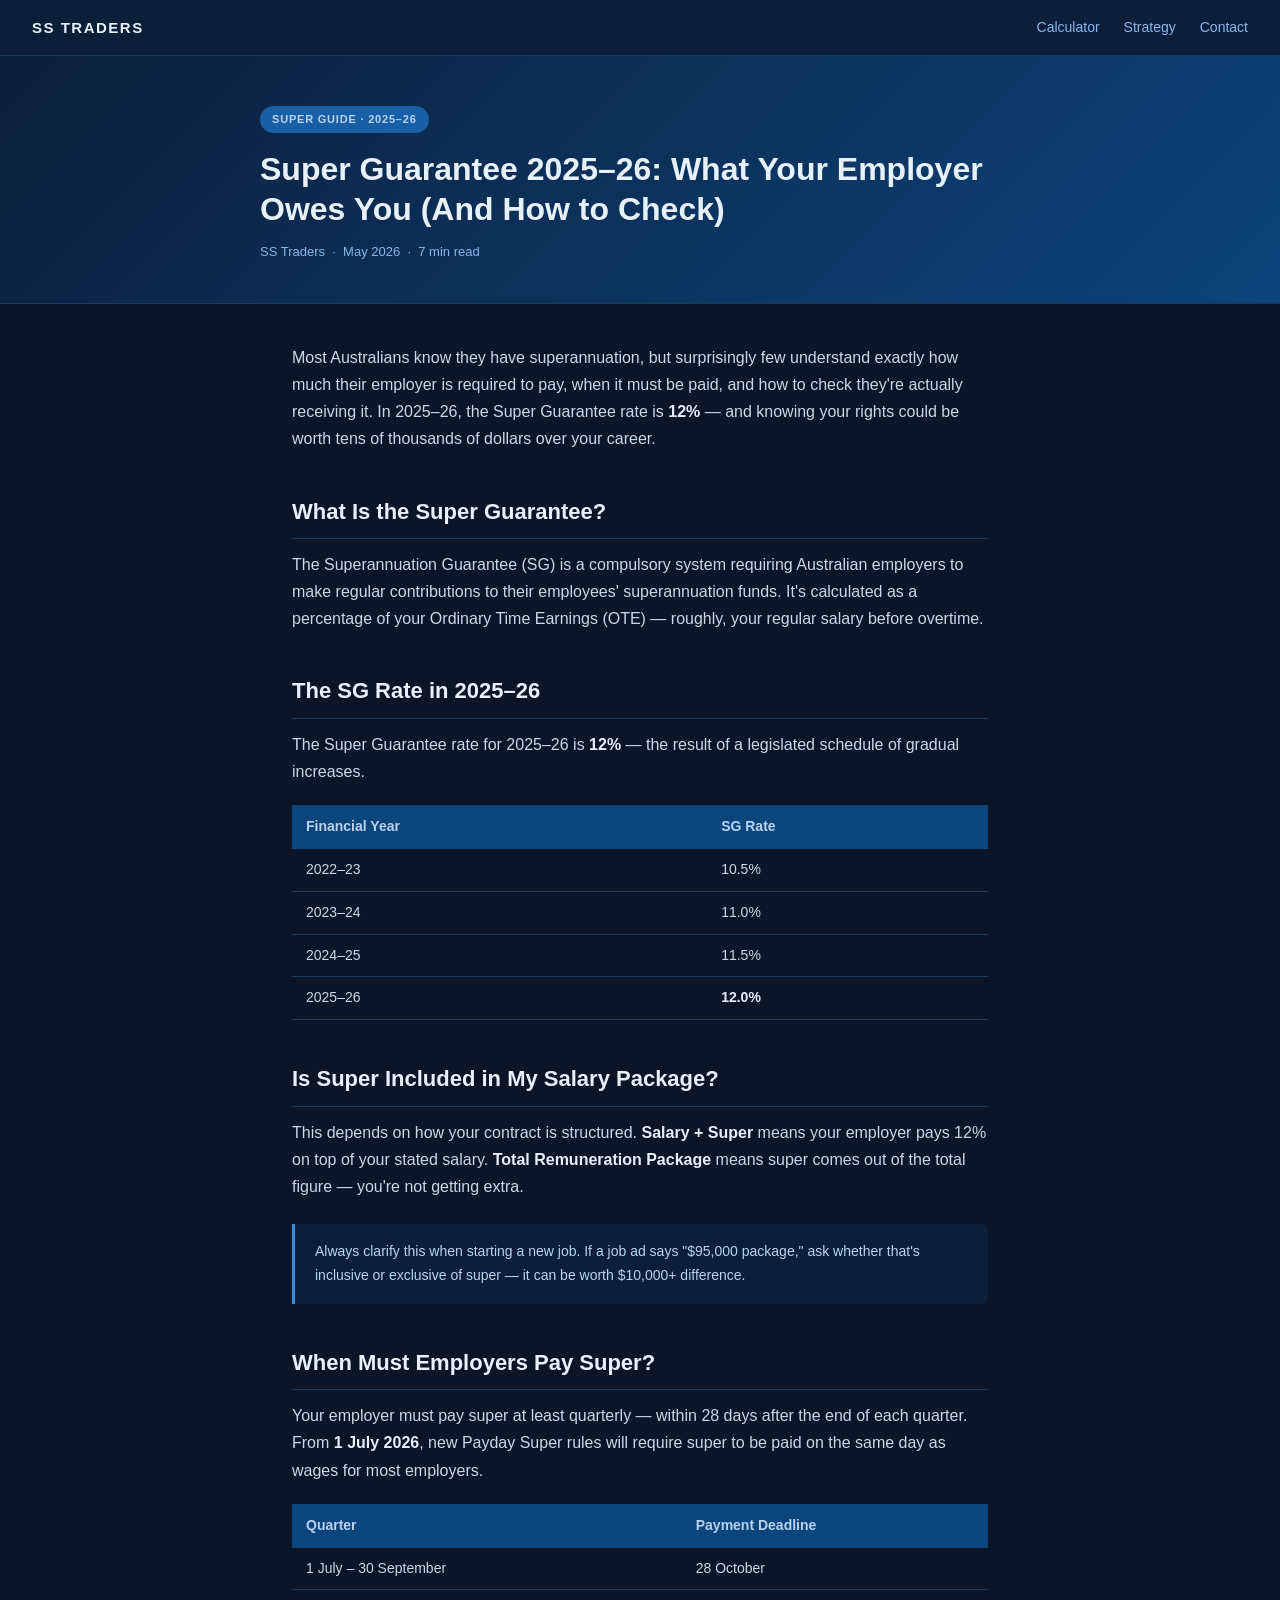
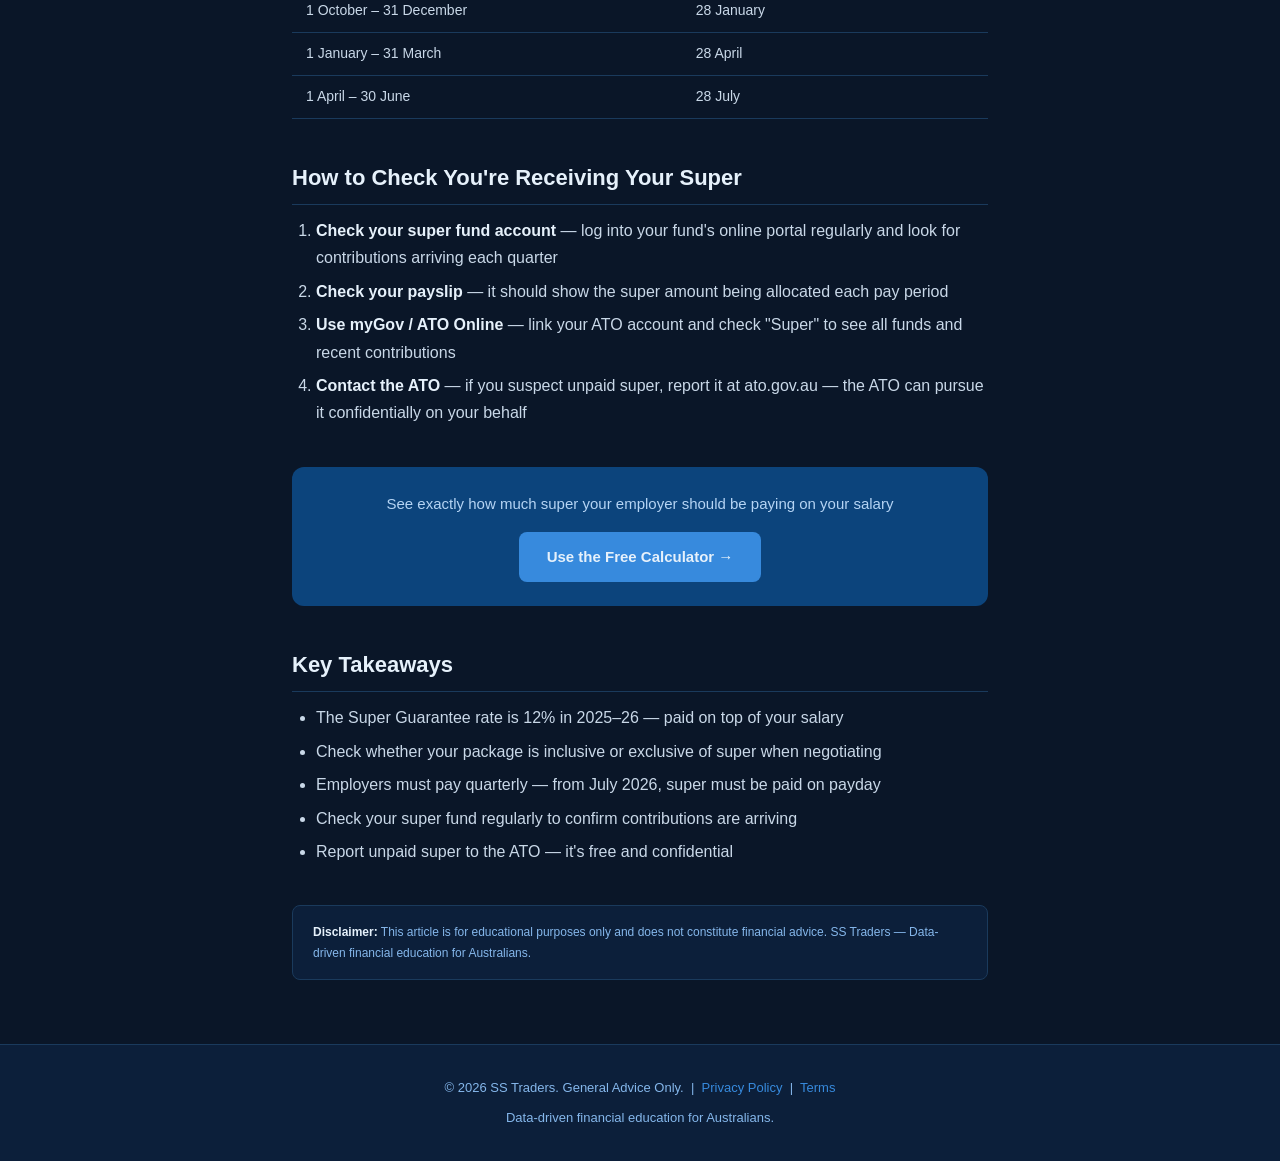
<file: article-3-super-guarantee.html>
<!DOCTYPE html>
<html lang="en">
<head>
<meta charset="UTF-8">
<meta name="viewport" content="width=device-width, initial-scale=1.0">
<title>Super Guarantee 2025–26: What Your Employer Owes You | SS Traders</title>
<meta name="description" content="The Super Guarantee rate is 12% in 2025–26. Learn how to check you're receiving it, when employers must pay, and how to boost your super.">
<link rel="canonical" href="https://cursor86.github.io/Pay-check-AU/blog/article-3-super-guarantee.html">
<style>
*,*::before,*::after{box-sizing:border-box;margin:0;padding:0}
body{font-family:-apple-system,BlinkMacSystemFont,"Segoe UI",Roboto,sans-serif;background:#0a1628;color:#c9d8e8;line-height:1.7;font-size:16px}
a{color:#378ADD;text-decoration:none}a:hover{text-decoration:underline}
nav{background:#0C1F3A;border-bottom:1px solid #1a3a5c;padding:0 2rem;display:flex;align-items:center;justify-content:space-between;height:56px;position:sticky;top:0;z-index:100}
.nav-logo{color:#E6F1FB;font-weight:700;font-size:15px;letter-spacing:1.5px}
.nav-links{display:flex;gap:1.5rem;font-size:14px}.nav-links a{color:#85B7EB}
.hero{background:linear-gradient(135deg,#0C1F3A 0%,#0C447C 100%);padding:3rem 2rem 2.5rem;border-bottom:1px solid #1a3a5c}
.hero-inner{max-width:760px;margin:0 auto}
.hero-tag{background:#185FA5;color:#B5D4F4;font-size:11px;font-weight:600;padding:4px 12px;border-radius:20px;letter-spacing:.8px;display:inline-block;margin-bottom:1rem}
.hero h1{color:#E6F1FB;font-size:clamp(22px,4vw,32px);font-weight:700;line-height:1.25;margin-bottom:.75rem}
.hero-meta{font-size:13px;color:#85B7EB}
.content{max-width:760px;margin:0 auto;padding:2.5rem 2rem 4rem}
.content h2{color:#E6F1FB;font-size:22px;font-weight:700;margin:2.5rem 0 .75rem;padding-bottom:.5rem;border-bottom:1px solid #1a3a5c}
.content h3{color:#B5D4F4;font-size:17px;font-weight:600;margin:1.75rem 0 .5rem}
.content p{margin-bottom:1.1rem;color:#c9d8e8}
.content ul,.content ol{padding-left:1.5rem;margin-bottom:1.1rem}
.content li{margin-bottom:.4rem;color:#c9d8e8}
.content strong{color:#E6F1FB;font-weight:600}
.content table{width:100%;border-collapse:collapse;margin:1.25rem 0;font-size:14px}
.content th{background:#0C447C;color:#B5D4F4;padding:10px 14px;text-align:left;font-weight:600}
.content td{padding:9px 14px;border-bottom:1px solid #1a3a5c;color:#c9d8e8}
.content tr:hover td{background:#0C1F3A}
.callout{background:#0C1F3A;border-left:3px solid #378ADD;border-radius:0 8px 8px 0;padding:1rem 1.25rem;margin:1.5rem 0}
.callout p{margin:0;color:#B5D4F4;font-size:14px}
.cta-box{background:#0C447C;border-radius:12px;padding:1.5rem;margin:2.5rem 0;text-align:center}
.cta-box p{color:#B5D4F4;margin-bottom:1rem;font-size:15px}
.cta-btn{background:#378ADD;color:#E6F1FB;padding:12px 28px;border-radius:8px;font-weight:600;font-size:15px;display:inline-block}
.cta-btn:hover{background:#185FA5;text-decoration:none}
.disclaimer{background:#0C1F3A;border:1px solid #1a3a5c;border-radius:8px;padding:1rem 1.25rem;margin-top:2.5rem;font-size:12px;color:#85B7EB}
footer{background:#0C1F3A;border-top:1px solid #1a3a5c;padding:2rem;text-align:center;font-size:13px;color:#85B7EB}
footer a{color:#378ADD}
@media(max-width:600px){nav{padding:0 1rem}.hero{padding:2rem 1rem 1.5rem}.content{padding:1.5rem 1rem 3rem}}
</style>
</head>
<body>
<nav>
  <a class="nav-logo" href="https://cursor86.github.io/Pay-check-AU/">SS TRADERS</a>
  <div class="nav-links">
    <a href="https://cursor86.github.io/Pay-check-AU/#home">Calculator</a>
    <a href="https://cursor86.github.io/Pay-check-AU/#strategy">Strategy</a>
    <a href="mailto:sstraders.education@gmail.com">Contact</a>
  </div>
</nav>
<div class="hero">
  <div class="hero-inner">
    <span class="hero-tag">SUPER GUIDE · 2025–26</span>
    <h1>Super Guarantee 2025–26: What Your Employer Owes You (And How to Check)</h1>
    <p class="hero-meta">SS Traders &nbsp;·&nbsp; May 2026 &nbsp;·&nbsp; 7 min read</p>
  </div>
</div>
<div class="content">
  <p>Most Australians know they have superannuation, but surprisingly few understand exactly how much their employer is required to pay, when it must be paid, and how to check they're actually receiving it. In 2025–26, the Super Guarantee rate is <strong>12%</strong> — and knowing your rights could be worth tens of thousands of dollars over your career.</p>

  <h2>What Is the Super Guarantee?</h2>
  <p>The Superannuation Guarantee (SG) is a compulsory system requiring Australian employers to make regular contributions to their employees' superannuation funds. It's calculated as a percentage of your Ordinary Time Earnings (OTE) — roughly, your regular salary before overtime.</p>

  <h2>The SG Rate in 2025–26</h2>
  <p>The Super Guarantee rate for 2025–26 is <strong>12%</strong> — the result of a legislated schedule of gradual increases.</p>
  <table>
    <thead><tr><th>Financial Year</th><th>SG Rate</th></tr></thead>
    <tbody>
      <tr><td>2022–23</td><td>10.5%</td></tr>
      <tr><td>2023–24</td><td>11.0%</td></tr>
      <tr><td>2024–25</td><td>11.5%</td></tr>
      <tr><td>2025–26</td><td><strong>12.0%</strong></td></tr>
    </tbody>
  </table>

  <h2>Is Super Included in My Salary Package?</h2>
  <p>This depends on how your contract is structured. <strong>Salary + Super</strong> means your employer pays 12% on top of your stated salary. <strong>Total Remuneration Package</strong> means super comes out of the total figure — you're not getting extra.</p>
  <div class="callout"><p>Always clarify this when starting a new job. If a job ad says "$95,000 package," ask whether that's inclusive or exclusive of super — it can be worth $10,000+ difference.</p></div>

  <h2>When Must Employers Pay Super?</h2>
  <p>Your employer must pay super at least quarterly — within 28 days after the end of each quarter. From <strong>1 July 2026</strong>, new Payday Super rules will require super to be paid on the same day as wages for most employers.</p>
  <table>
    <thead><tr><th>Quarter</th><th>Payment Deadline</th></tr></thead>
    <tbody>
      <tr><td>1 July – 30 September</td><td>28 October</td></tr>
      <tr><td>1 October – 31 December</td><td>28 January</td></tr>
      <tr><td>1 January – 31 March</td><td>28 April</td></tr>
      <tr><td>1 April – 30 June</td><td>28 July</td></tr>
    </tbody>
  </table>

  <h2>How to Check You're Receiving Your Super</h2>
  <ol>
    <li><strong>Check your super fund account</strong> — log into your fund's online portal regularly and look for contributions arriving each quarter</li>
    <li><strong>Check your payslip</strong> — it should show the super amount being allocated each pay period</li>
    <li><strong>Use myGov / ATO Online</strong> — link your ATO account and check "Super" to see all funds and recent contributions</li>
    <li><strong>Contact the ATO</strong> — if you suspect unpaid super, report it at ato.gov.au — the ATO can pursue it confidentially on your behalf</li>
  </ol>

  <div class="cta-box">
    <p>See exactly how much super your employer should be paying on your salary</p>
    <a class="cta-btn" href="https://cursor86.github.io/Pay-check-AU/#home">Use the Free Calculator →</a>
  </div>

  <h2>Key Takeaways</h2>
  <ul>
    <li>The Super Guarantee rate is 12% in 2025–26 — paid on top of your salary</li>
    <li>Check whether your package is inclusive or exclusive of super when negotiating</li>
    <li>Employers must pay quarterly — from July 2026, super must be paid on payday</li>
    <li>Check your super fund regularly to confirm contributions are arriving</li>
    <li>Report unpaid super to the ATO — it's free and confidential</li>
  </ul>

  <div class="disclaimer"><strong>Disclaimer:</strong> This article is for educational purposes only and does not constitute financial advice. SS Traders — Data-driven financial education for Australians.</div>
</div>
<footer>
  <p>© 2026 SS Traders. General Advice Only. &nbsp;|&nbsp; <a href="https://cursor86.github.io/Pay-check-AU/#privacy">Privacy Policy</a> &nbsp;|&nbsp; <a href="https://cursor86.github.io/Pay-check-AU/#terms">Terms</a></p>
  <p style="margin-top:8px">Data-driven financial education for Australians.</p>
</footer>
</body>
</html>
</file>
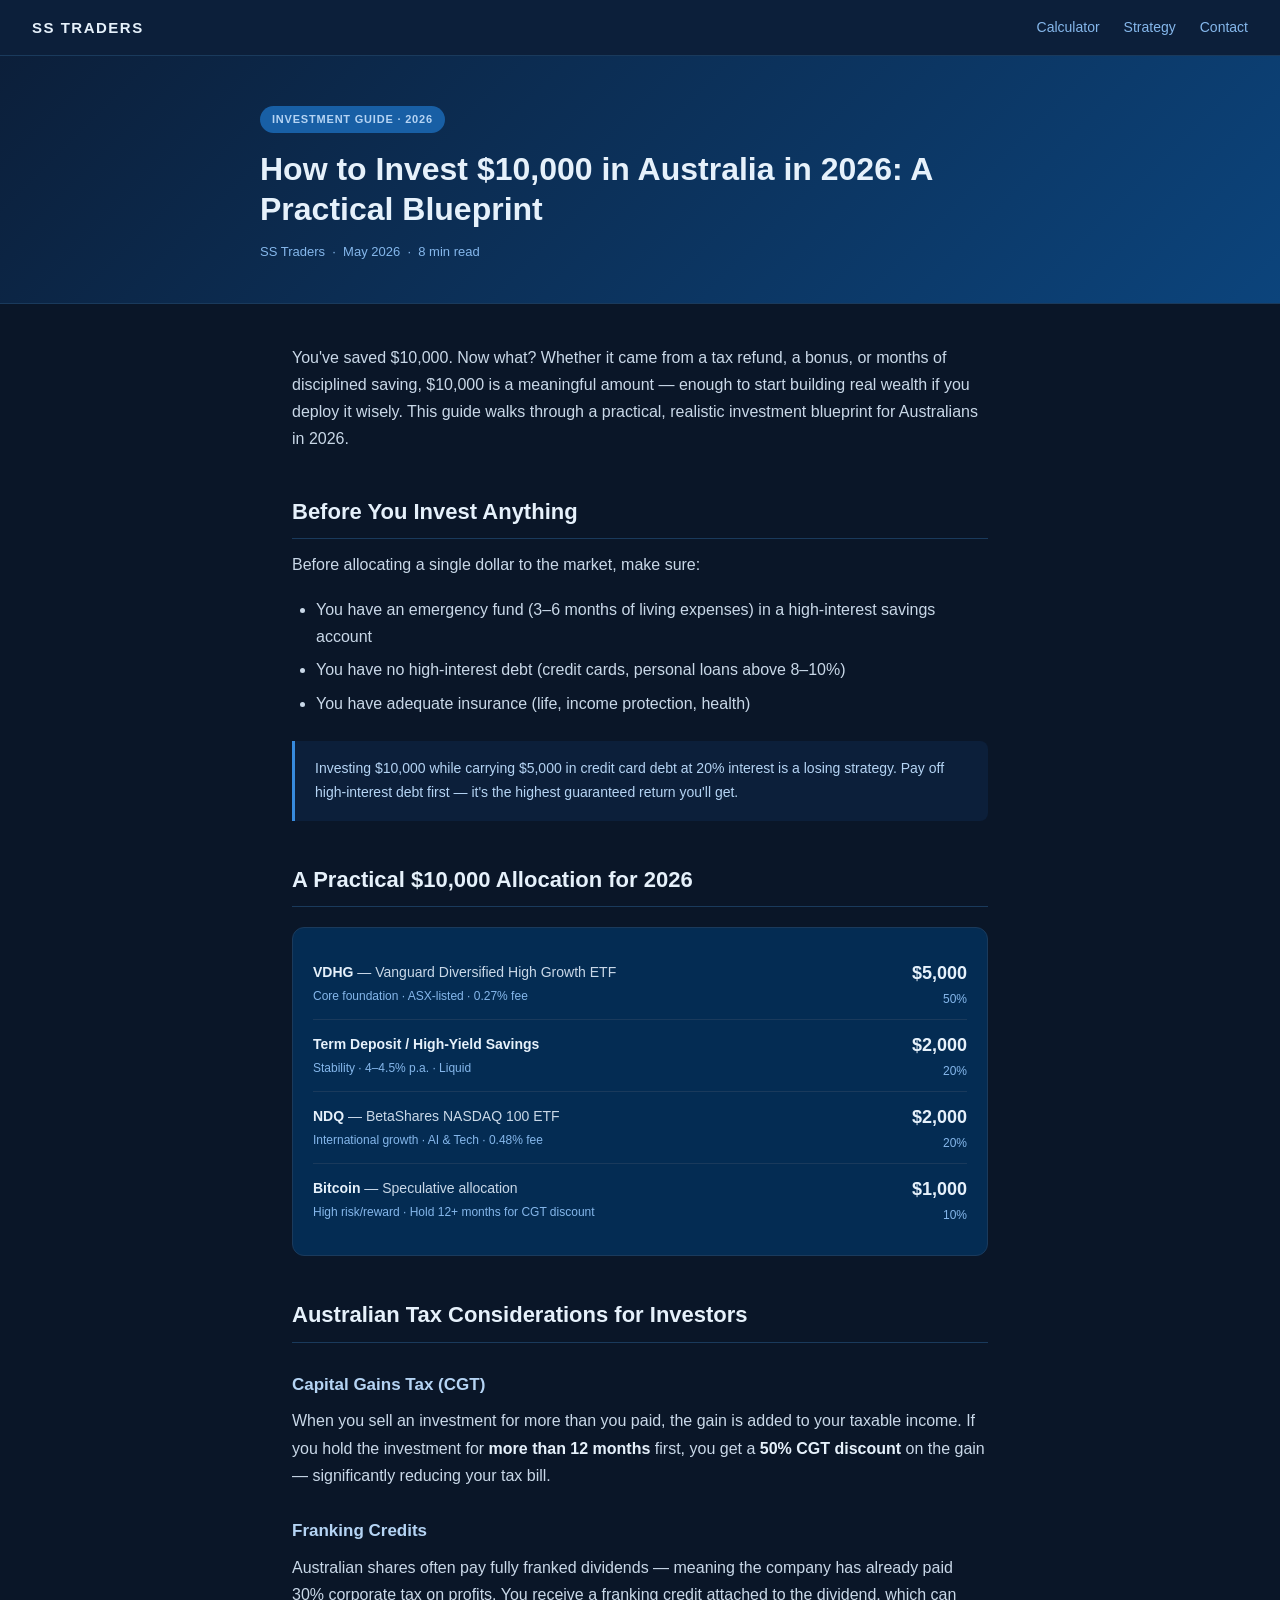
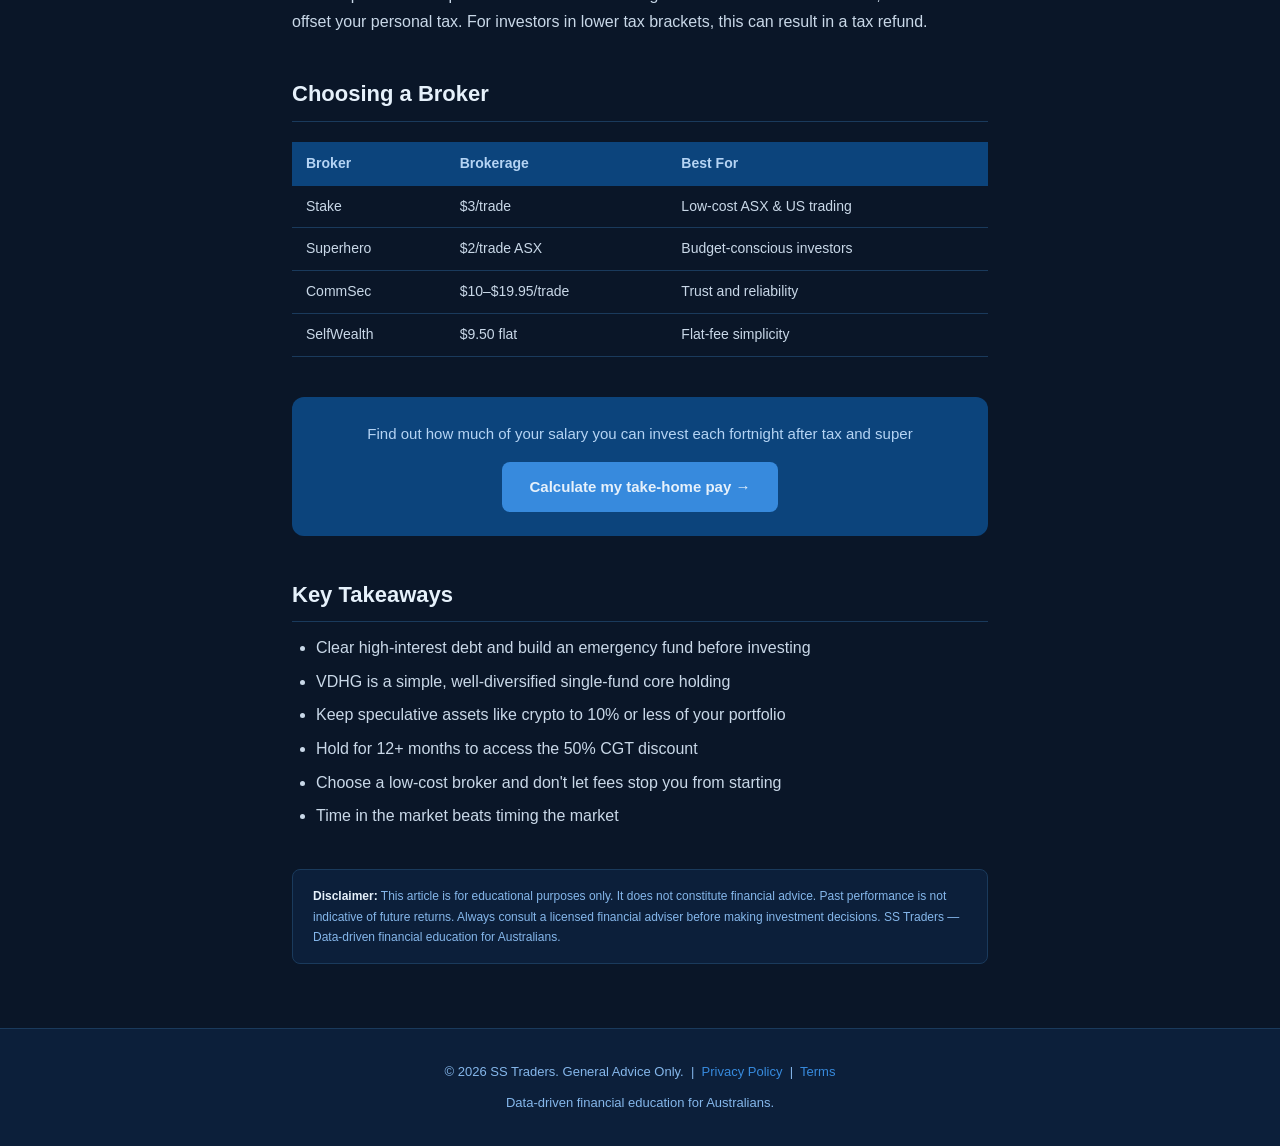
<file: article-4-invest-10k.html>
<!DOCTYPE html>
<html lang="en">
<head>
<meta charset="UTF-8">
<meta name="viewport" content="width=device-width, initial-scale=1.0">
<title>How to Invest $10,000 in Australia in 2026 | SS Traders</title>
<meta name="description" content="A practical $10,000 investment blueprint for Australians in 2026 — covering ETFs, term deposits, NASDAQ and crypto with Australian tax considerations.">
<link rel="canonical" href="https://cursor86.github.io/Pay-check-AU/blog/article-4-invest-10k.html">
<style>
*,*::before,*::after{box-sizing:border-box;margin:0;padding:0}
body{font-family:-apple-system,BlinkMacSystemFont,"Segoe UI",Roboto,sans-serif;background:#0a1628;color:#c9d8e8;line-height:1.7;font-size:16px}
a{color:#378ADD;text-decoration:none}a:hover{text-decoration:underline}
nav{background:#0C1F3A;border-bottom:1px solid #1a3a5c;padding:0 2rem;display:flex;align-items:center;justify-content:space-between;height:56px;position:sticky;top:0;z-index:100}
.nav-logo{color:#E6F1FB;font-weight:700;font-size:15px;letter-spacing:1.5px}
.nav-links{display:flex;gap:1.5rem;font-size:14px}.nav-links a{color:#85B7EB}
.hero{background:linear-gradient(135deg,#0C1F3A 0%,#0C447C 100%);padding:3rem 2rem 2.5rem;border-bottom:1px solid #1a3a5c}
.hero-inner{max-width:760px;margin:0 auto}
.hero-tag{background:#185FA5;color:#B5D4F4;font-size:11px;font-weight:600;padding:4px 12px;border-radius:20px;letter-spacing:.8px;display:inline-block;margin-bottom:1rem}
.hero h1{color:#E6F1FB;font-size:clamp(22px,4vw,32px);font-weight:700;line-height:1.25;margin-bottom:.75rem}
.hero-meta{font-size:13px;color:#85B7EB}
.content{max-width:760px;margin:0 auto;padding:2.5rem 2rem 4rem}
.content h2{color:#E6F1FB;font-size:22px;font-weight:700;margin:2.5rem 0 .75rem;padding-bottom:.5rem;border-bottom:1px solid #1a3a5c}
.content h3{color:#B5D4F4;font-size:17px;font-weight:600;margin:1.75rem 0 .5rem}
.content p{margin-bottom:1.1rem;color:#c9d8e8}
.content ul,.content ol{padding-left:1.5rem;margin-bottom:1.1rem}
.content li{margin-bottom:.4rem;color:#c9d8e8}
.content strong{color:#E6F1FB;font-weight:600}
.content table{width:100%;border-collapse:collapse;margin:1.25rem 0;font-size:14px}
.content th{background:#0C447C;color:#B5D4F4;padding:10px 14px;text-align:left;font-weight:600}
.content td{padding:9px 14px;border-bottom:1px solid #1a3a5c;color:#c9d8e8}
.content tr:hover td{background:#0C1F3A}
.alloc-card{background:#042C53;border:1px solid #1a3a5c;border-radius:12px;padding:1.25rem;margin:1.25rem 0}
.alloc-row{display:flex;justify-content:space-between;align-items:center;padding:10px 0;border-bottom:1px solid #1a3a5c}
.alloc-row:last-child{border-bottom:none}
.alloc-label{font-size:14px;color:#c9d8e8}
.alloc-tag{font-size:12px;color:#85B7EB;margin-top:2px}
.alloc-amount{font-size:18px;font-weight:600;color:#E6F1FB;text-align:right}
.alloc-pct{font-size:12px;color:#85B7EB;text-align:right}
.callout{background:#0C1F3A;border-left:3px solid #378ADD;border-radius:0 8px 8px 0;padding:1rem 1.25rem;margin:1.5rem 0}
.callout p{margin:0;color:#B5D4F4;font-size:14px}
.cta-box{background:#0C447C;border-radius:12px;padding:1.5rem;margin:2.5rem 0;text-align:center}
.cta-box p{color:#B5D4F4;margin-bottom:1rem;font-size:15px}
.cta-btn{background:#378ADD;color:#E6F1FB;padding:12px 28px;border-radius:8px;font-weight:600;font-size:15px;display:inline-block}
.cta-btn:hover{background:#185FA5;text-decoration:none}
.disclaimer{background:#0C1F3A;border:1px solid #1a3a5c;border-radius:8px;padding:1rem 1.25rem;margin-top:2.5rem;font-size:12px;color:#85B7EB}
footer{background:#0C1F3A;border-top:1px solid #1a3a5c;padding:2rem;text-align:center;font-size:13px;color:#85B7EB}
footer a{color:#378ADD}
@media(max-width:600px){nav{padding:0 1rem}.hero{padding:2rem 1rem 1.5rem}.content{padding:1.5rem 1rem 3rem}}
</style>
</head>
<body>
<nav>
  <a class="nav-logo" href="https://cursor86.github.io/Pay-check-AU/">SS TRADERS</a>
  <div class="nav-links">
    <a href="https://cursor86.github.io/Pay-check-AU/#home">Calculator</a>
    <a href="https://cursor86.github.io/Pay-check-AU/#strategy">Strategy</a>
    <a href="mailto:sstraders.education@gmail.com">Contact</a>
  </div>
</nav>
<div class="hero">
  <div class="hero-inner">
    <span class="hero-tag">INVESTMENT GUIDE · 2026</span>
    <h1>How to Invest $10,000 in Australia in 2026: A Practical Blueprint</h1>
    <p class="hero-meta">SS Traders &nbsp;·&nbsp; May 2026 &nbsp;·&nbsp; 8 min read</p>
  </div>
</div>
<div class="content">
  <p>You've saved $10,000. Now what? Whether it came from a tax refund, a bonus, or months of disciplined saving, $10,000 is a meaningful amount — enough to start building real wealth if you deploy it wisely. This guide walks through a practical, realistic investment blueprint for Australians in 2026.</p>

  <h2>Before You Invest Anything</h2>
  <p>Before allocating a single dollar to the market, make sure:</p>
  <ul>
    <li>You have an emergency fund (3–6 months of living expenses) in a high-interest savings account</li>
    <li>You have no high-interest debt (credit cards, personal loans above 8–10%)</li>
    <li>You have adequate insurance (life, income protection, health)</li>
  </ul>
  <div class="callout"><p>Investing $10,000 while carrying $5,000 in credit card debt at 20% interest is a losing strategy. Pay off high-interest debt first — it's the highest guaranteed return you'll get.</p></div>

  <h2>A Practical $10,000 Allocation for 2026</h2>
  <div class="alloc-card">
    <div class="alloc-row">
      <div><div class="alloc-label"><strong>VDHG</strong> — Vanguard Diversified High Growth ETF</div><div class="alloc-tag">Core foundation · ASX-listed · 0.27% fee</div></div>
      <div><div class="alloc-amount">$5,000</div><div class="alloc-pct">50%</div></div>
    </div>
    <div class="alloc-row">
      <div><div class="alloc-label"><strong>Term Deposit / High-Yield Savings</strong></div><div class="alloc-tag">Stability · 4–4.5% p.a. · Liquid</div></div>
      <div><div class="alloc-amount">$2,000</div><div class="alloc-pct">20%</div></div>
    </div>
    <div class="alloc-row">
      <div><div class="alloc-label"><strong>NDQ</strong> — BetaShares NASDAQ 100 ETF</div><div class="alloc-tag">International growth · AI &amp; Tech · 0.48% fee</div></div>
      <div><div class="alloc-amount">$2,000</div><div class="alloc-pct">20%</div></div>
    </div>
    <div class="alloc-row">
      <div><div class="alloc-label"><strong>Bitcoin</strong> — Speculative allocation</div><div class="alloc-tag">High risk/reward · Hold 12+ months for CGT discount</div></div>
      <div><div class="alloc-amount">$1,000</div><div class="alloc-pct">10%</div></div>
    </div>
  </div>

  <h2>Australian Tax Considerations for Investors</h2>
  <h3>Capital Gains Tax (CGT)</h3>
  <p>When you sell an investment for more than you paid, the gain is added to your taxable income. If you hold the investment for <strong>more than 12 months</strong> first, you get a <strong>50% CGT discount</strong> on the gain — significantly reducing your tax bill.</p>

  <h3>Franking Credits</h3>
  <p>Australian shares often pay fully franked dividends — meaning the company has already paid 30% corporate tax on profits. You receive a franking credit attached to the dividend, which can offset your personal tax. For investors in lower tax brackets, this can result in a tax refund.</p>

  <h2>Choosing a Broker</h2>
  <table>
    <thead><tr><th>Broker</th><th>Brokerage</th><th>Best For</th></tr></thead>
    <tbody>
      <tr><td>Stake</td><td>$3/trade</td><td>Low-cost ASX &amp; US trading</td></tr>
      <tr><td>Superhero</td><td>$2/trade ASX</td><td>Budget-conscious investors</td></tr>
      <tr><td>CommSec</td><td>$10–$19.95/trade</td><td>Trust and reliability</td></tr>
      <tr><td>SelfWealth</td><td>$9.50 flat</td><td>Flat-fee simplicity</td></tr>
    </tbody>
  </table>

  <div class="cta-box">
    <p>Find out how much of your salary you can invest each fortnight after tax and super</p>
    <a class="cta-btn" href="https://cursor86.github.io/Pay-check-AU/#home">Calculate my take-home pay →</a>
  </div>

  <h2>Key Takeaways</h2>
  <ul>
    <li>Clear high-interest debt and build an emergency fund before investing</li>
    <li>VDHG is a simple, well-diversified single-fund core holding</li>
    <li>Keep speculative assets like crypto to 10% or less of your portfolio</li>
    <li>Hold for 12+ months to access the 50% CGT discount</li>
    <li>Choose a low-cost broker and don't let fees stop you from starting</li>
    <li>Time in the market beats timing the market</li>
  </ul>

  <div class="disclaimer"><strong>Disclaimer:</strong> This article is for educational purposes only. It does not constitute financial advice. Past performance is not indicative of future returns. Always consult a licensed financial adviser before making investment decisions. SS Traders — Data-driven financial education for Australians.</div>
</div>
<footer>
  <p>© 2026 SS Traders. General Advice Only. &nbsp;|&nbsp; <a href="https://cursor86.github.io/Pay-check-AU/#privacy">Privacy Policy</a> &nbsp;|&nbsp; <a href="https://cursor86.github.io/Pay-check-AU/#terms">Terms</a></p>
  <p style="margin-top:8px">Data-driven financial education for Australians.</p>
</footer>
</body>
</html>
</file>
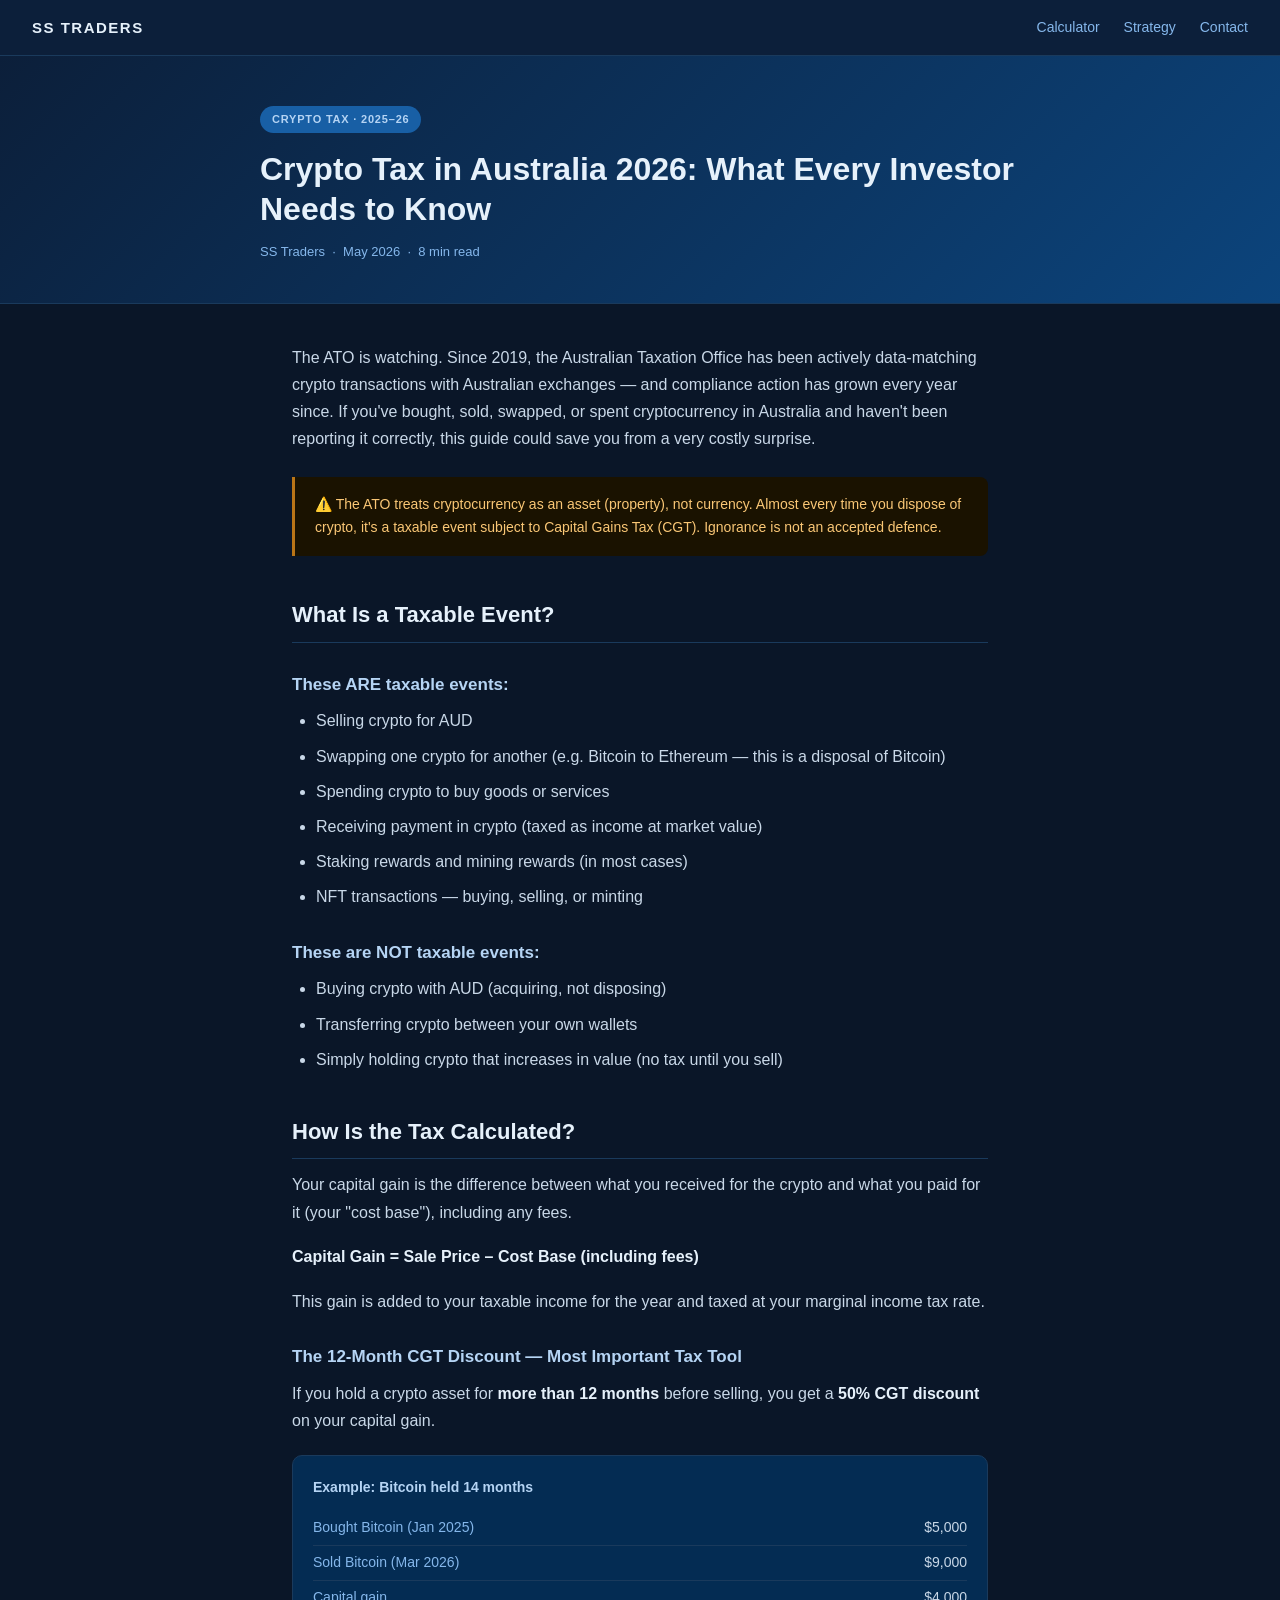
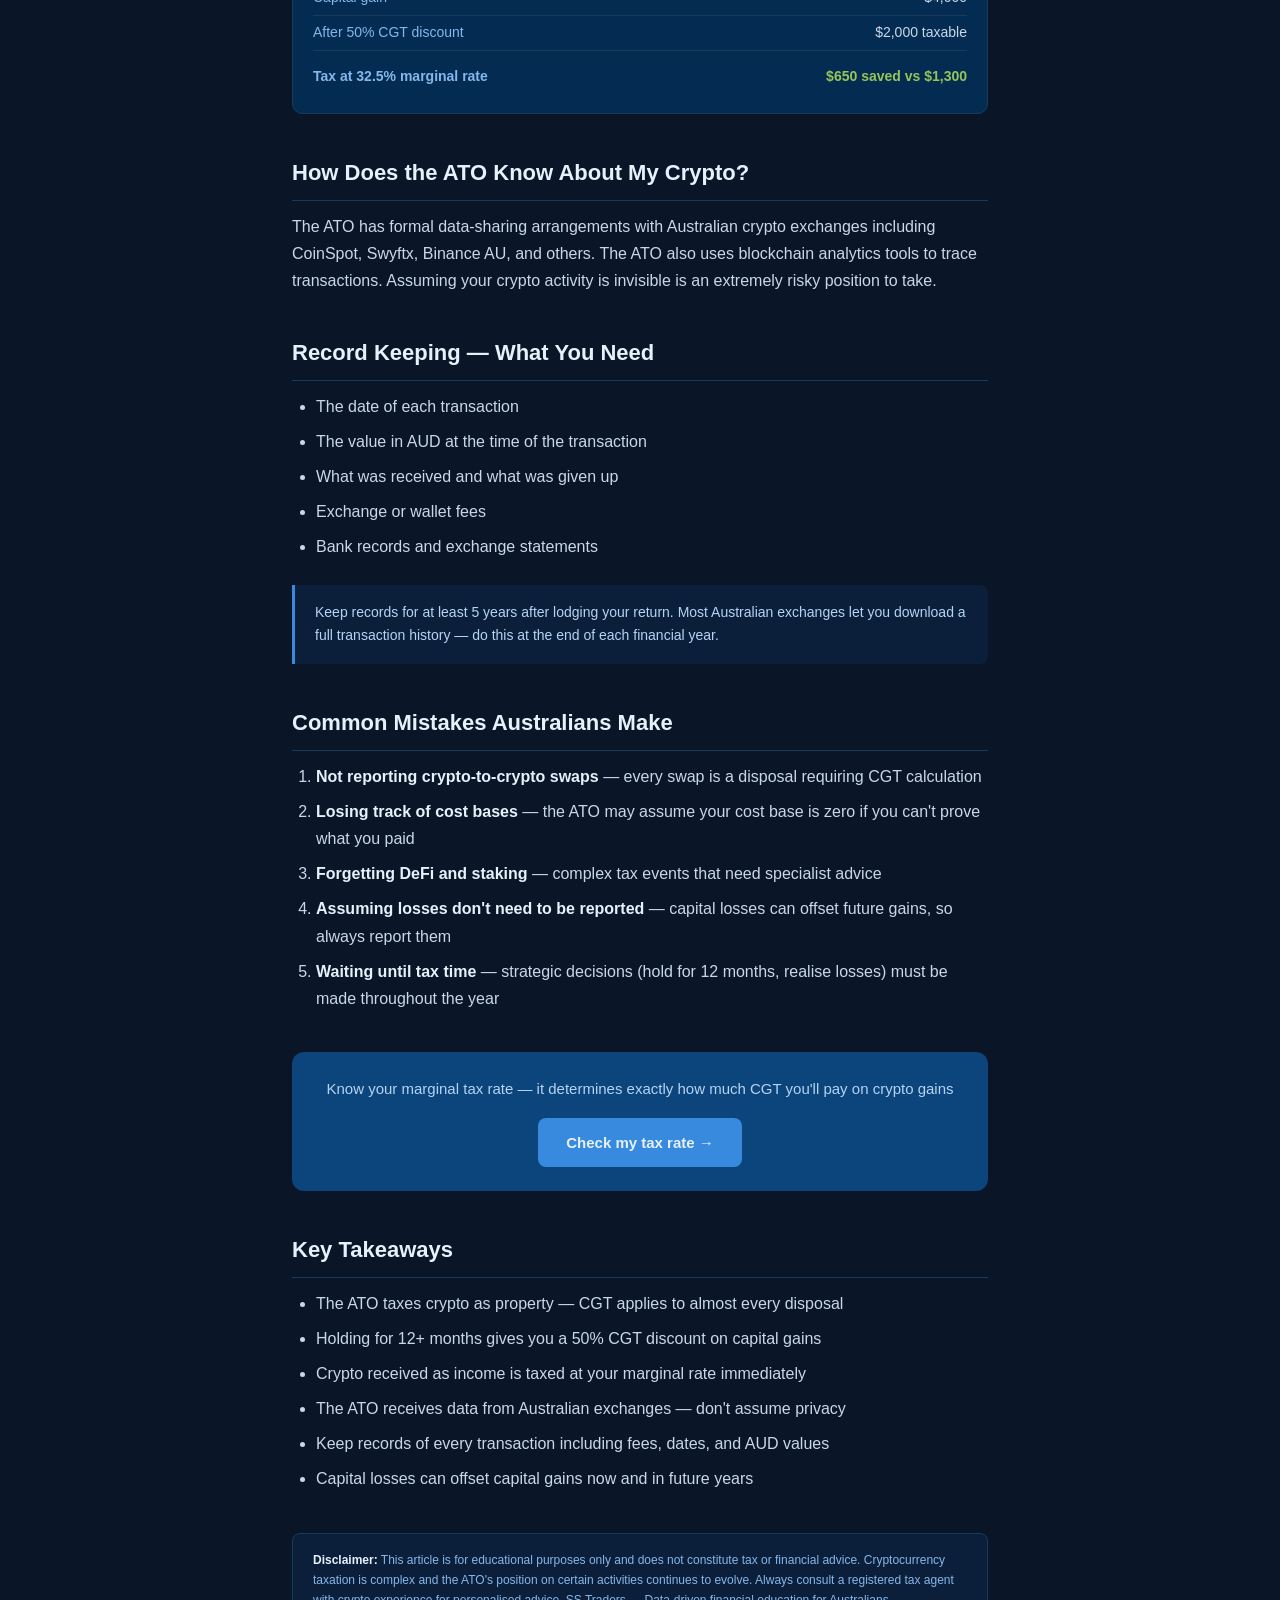
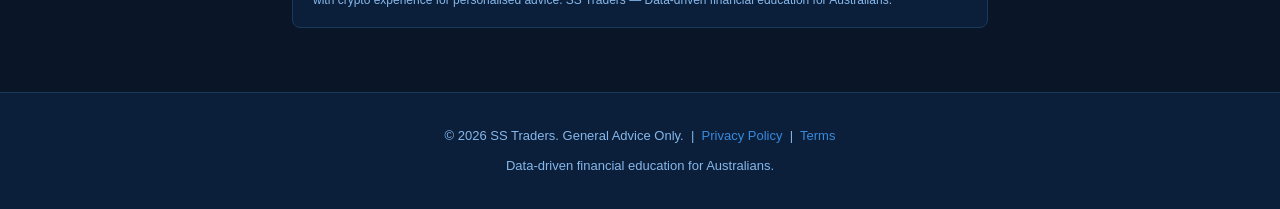
<file: article-5-crypto-tax.html>
<!DOCTYPE html>
<html lang="en">
<head>
<meta charset="UTF-8">
<meta name="viewport" content="width=device-width, initial-scale=1.0">
<title>Crypto Tax in Australia 2026: What Every Investor Needs to Know | SS Traders</title>
<meta name="description" content="The ATO is tracking your crypto. Learn what's taxable, how CGT applies, the 12-month discount rule, and how to stay compliant in 2025–26.">
<link rel="canonical" href="https://cursor86.github.io/Pay-check-AU/blog/article-5-crypto-tax.html">
<style>
*,*::before,*::after{box-sizing:border-box;margin:0;padding:0}
body{font-family:-apple-system,BlinkMacSystemFont,"Segoe UI",Roboto,sans-serif;background:#0a1628;color:#c9d8e8;line-height:1.7;font-size:16px}
a{color:#378ADD;text-decoration:none}a:hover{text-decoration:underline}
nav{background:#0C1F3A;border-bottom:1px solid #1a3a5c;padding:0 2rem;display:flex;align-items:center;justify-content:space-between;height:56px;position:sticky;top:0;z-index:100}
.nav-logo{color:#E6F1FB;font-weight:700;font-size:15px;letter-spacing:1.5px}
.nav-links{display:flex;gap:1.5rem;font-size:14px}.nav-links a{color:#85B7EB}
.hero{background:linear-gradient(135deg,#0C1F3A 0%,#0C447C 100%);padding:3rem 2rem 2.5rem;border-bottom:1px solid #1a3a5c}
.hero-inner{max-width:760px;margin:0 auto}
.hero-tag{background:#185FA5;color:#B5D4F4;font-size:11px;font-weight:600;padding:4px 12px;border-radius:20px;letter-spacing:.8px;display:inline-block;margin-bottom:1rem}
.hero h1{color:#E6F1FB;font-size:clamp(22px,4vw,32px);font-weight:700;line-height:1.25;margin-bottom:.75rem}
.hero-meta{font-size:13px;color:#85B7EB}
.content{max-width:760px;margin:0 auto;padding:2.5rem 2rem 4rem}
.content h2{color:#E6F1FB;font-size:22px;font-weight:700;margin:2.5rem 0 .75rem;padding-bottom:.5rem;border-bottom:1px solid #1a3a5c}
.content h3{color:#B5D4F4;font-size:17px;font-weight:600;margin:1.75rem 0 .5rem}
.content p{margin-bottom:1.1rem;color:#c9d8e8}
.content ul,.content ol{padding-left:1.5rem;margin-bottom:1.1rem}
.content li{margin-bottom:.5rem;color:#c9d8e8}
.content strong{color:#E6F1FB;font-weight:600}
.content table{width:100%;border-collapse:collapse;margin:1.25rem 0;font-size:14px}
.content th{background:#0C447C;color:#B5D4F4;padding:10px 14px;text-align:left;font-weight:600}
.content td{padding:9px 14px;border-bottom:1px solid #1a3a5c;color:#c9d8e8}
.content tr:hover td{background:#0C1F3A}
.callout{background:#0C1F3A;border-left:3px solid #378ADD;border-radius:0 8px 8px 0;padding:1rem 1.25rem;margin:1.5rem 0}
.callout p{margin:0;color:#B5D4F4;font-size:14px}
.warning{background:#1a1200;border-left:3px solid #BA7517;border-radius:0 8px 8px 0;padding:1rem 1.25rem;margin:1.5rem 0}
.warning p{margin:0;color:#FAC775;font-size:14px}
.example-box{background:#042C53;border:1px solid #1a3a5c;border-radius:10px;padding:1.25rem;margin:1.25rem 0}
.example-box h4{color:#B5D4F4;font-size:14px;font-weight:600;margin-bottom:.75rem}
.example-row{display:flex;justify-content:space-between;padding:5px 0;border-bottom:1px solid #1a3a5c;font-size:14px}
.example-row:last-child{border-bottom:none;font-weight:600;color:#97C459;margin-top:6px;padding-top:8px}
.example-row span:first-child{color:#85B7EB}
.cta-box{background:#0C447C;border-radius:12px;padding:1.5rem;margin:2.5rem 0;text-align:center}
.cta-box p{color:#B5D4F4;margin-bottom:1rem;font-size:15px}
.cta-btn{background:#378ADD;color:#E6F1FB;padding:12px 28px;border-radius:8px;font-weight:600;font-size:15px;display:inline-block}
.cta-btn:hover{background:#185FA5;text-decoration:none}
.disclaimer{background:#0C1F3A;border:1px solid #1a3a5c;border-radius:8px;padding:1rem 1.25rem;margin-top:2.5rem;font-size:12px;color:#85B7EB}
footer{background:#0C1F3A;border-top:1px solid #1a3a5c;padding:2rem;text-align:center;font-size:13px;color:#85B7EB}
footer a{color:#378ADD}
@media(max-width:600px){nav{padding:0 1rem}.hero{padding:2rem 1rem 1.5rem}.content{padding:1.5rem 1rem 3rem}}
</style>
</head>
<body>
<nav>
  <a class="nav-logo" href="https://cursor86.github.io/Pay-check-AU/">SS TRADERS</a>
  <div class="nav-links">
    <a href="https://cursor86.github.io/Pay-check-AU/#home">Calculator</a>
    <a href="https://cursor86.github.io/Pay-check-AU/#strategy">Strategy</a>
    <a href="mailto:sstraders.education@gmail.com">Contact</a>
  </div>
</nav>
<div class="hero">
  <div class="hero-inner">
    <span class="hero-tag">CRYPTO TAX · 2025–26</span>
    <h1>Crypto Tax in Australia 2026: What Every Investor Needs to Know</h1>
    <p class="hero-meta">SS Traders &nbsp;·&nbsp; May 2026 &nbsp;·&nbsp; 8 min read</p>
  </div>
</div>
<div class="content">
  <p>The ATO is watching. Since 2019, the Australian Taxation Office has been actively data-matching crypto transactions with Australian exchanges — and compliance action has grown every year since. If you've bought, sold, swapped, or spent cryptocurrency in Australia and haven't been reporting it correctly, this guide could save you from a very costly surprise.</p>

  <div class="warning"><p>⚠️ The ATO treats cryptocurrency as an asset (property), not currency. Almost every time you dispose of crypto, it's a taxable event subject to Capital Gains Tax (CGT). Ignorance is not an accepted defence.</p></div>

  <h2>What Is a Taxable Event?</h2>
  <h3>These ARE taxable events:</h3>
  <ul>
    <li>Selling crypto for AUD</li>
    <li>Swapping one crypto for another (e.g. Bitcoin to Ethereum — this is a disposal of Bitcoin)</li>
    <li>Spending crypto to buy goods or services</li>
    <li>Receiving payment in crypto (taxed as income at market value)</li>
    <li>Staking rewards and mining rewards (in most cases)</li>
    <li>NFT transactions — buying, selling, or minting</li>
  </ul>
  <h3>These are NOT taxable events:</h3>
  <ul>
    <li>Buying crypto with AUD (acquiring, not disposing)</li>
    <li>Transferring crypto between your own wallets</li>
    <li>Simply holding crypto that increases in value (no tax until you sell)</li>
  </ul>

  <h2>How Is the Tax Calculated?</h2>
  <p>Your capital gain is the difference between what you received for the crypto and what you paid for it (your "cost base"), including any fees.</p>
  <p><strong>Capital Gain = Sale Price – Cost Base (including fees)</strong></p>
  <p>This gain is added to your taxable income for the year and taxed at your marginal income tax rate.</p>

  <h3>The 12-Month CGT Discount — Most Important Tax Tool</h3>
  <p>If you hold a crypto asset for <strong>more than 12 months</strong> before selling, you get a <strong>50% CGT discount</strong> on your capital gain.</p>

  <div class="example-box">
    <h4>Example: Bitcoin held 14 months</h4>
    <div class="example-row"><span>Bought Bitcoin (Jan 2025)</span><span>$5,000</span></div>
    <div class="example-row"><span>Sold Bitcoin (Mar 2026)</span><span>$9,000</span></div>
    <div class="example-row"><span>Capital gain</span><span>$4,000</span></div>
    <div class="example-row"><span>After 50% CGT discount</span><span>$2,000 taxable</span></div>
    <div class="example-row"><span>Tax at 32.5% marginal rate</span><span>$650 saved vs $1,300</span></div>
  </div>

  <h2>How Does the ATO Know About My Crypto?</h2>
  <p>The ATO has formal data-sharing arrangements with Australian crypto exchanges including CoinSpot, Swyftx, Binance AU, and others. The ATO also uses blockchain analytics tools to trace transactions. Assuming your crypto activity is invisible is an extremely risky position to take.</p>

  <h2>Record Keeping — What You Need</h2>
  <ul>
    <li>The date of each transaction</li>
    <li>The value in AUD at the time of the transaction</li>
    <li>What was received and what was given up</li>
    <li>Exchange or wallet fees</li>
    <li>Bank records and exchange statements</li>
  </ul>
  <div class="callout"><p>Keep records for at least 5 years after lodging your return. Most Australian exchanges let you download a full transaction history — do this at the end of each financial year.</p></div>

  <h2>Common Mistakes Australians Make</h2>
  <ol>
    <li><strong>Not reporting crypto-to-crypto swaps</strong> — every swap is a disposal requiring CGT calculation</li>
    <li><strong>Losing track of cost bases</strong> — the ATO may assume your cost base is zero if you can't prove what you paid</li>
    <li><strong>Forgetting DeFi and staking</strong> — complex tax events that need specialist advice</li>
    <li><strong>Assuming losses don't need to be reported</strong> — capital losses can offset future gains, so always report them</li>
    <li><strong>Waiting until tax time</strong> — strategic decisions (hold for 12 months, realise losses) must be made throughout the year</li>
  </ol>

  <div class="cta-box">
    <p>Know your marginal tax rate — it determines exactly how much CGT you'll pay on crypto gains</p>
    <a class="cta-btn" href="https://cursor86.github.io/Pay-check-AU/#home">Check my tax rate →</a>
  </div>

  <h2>Key Takeaways</h2>
  <ul>
    <li>The ATO taxes crypto as property — CGT applies to almost every disposal</li>
    <li>Holding for 12+ months gives you a 50% CGT discount on capital gains</li>
    <li>Crypto received as income is taxed at your marginal rate immediately</li>
    <li>The ATO receives data from Australian exchanges — don't assume privacy</li>
    <li>Keep records of every transaction including fees, dates, and AUD values</li>
    <li>Capital losses can offset capital gains now and in future years</li>
  </ul>

  <div class="disclaimer"><strong>Disclaimer:</strong> This article is for educational purposes only and does not constitute tax or financial advice. Cryptocurrency taxation is complex and the ATO's position on certain activities continues to evolve. Always consult a registered tax agent with crypto experience for personalised advice. SS Traders — Data-driven financial education for Australians.</div>
</div>
<footer>
  <p>© 2026 SS Traders. General Advice Only. &nbsp;|&nbsp; <a href="https://cursor86.github.io/Pay-check-AU/#privacy">Privacy Policy</a> &nbsp;|&nbsp; <a href="https://cursor86.github.io/Pay-check-AU/#terms">Terms</a></p>
  <p style="margin-top:8px">Data-driven financial education for Australians.</p>
</footer>
</body>
</html>
</file>
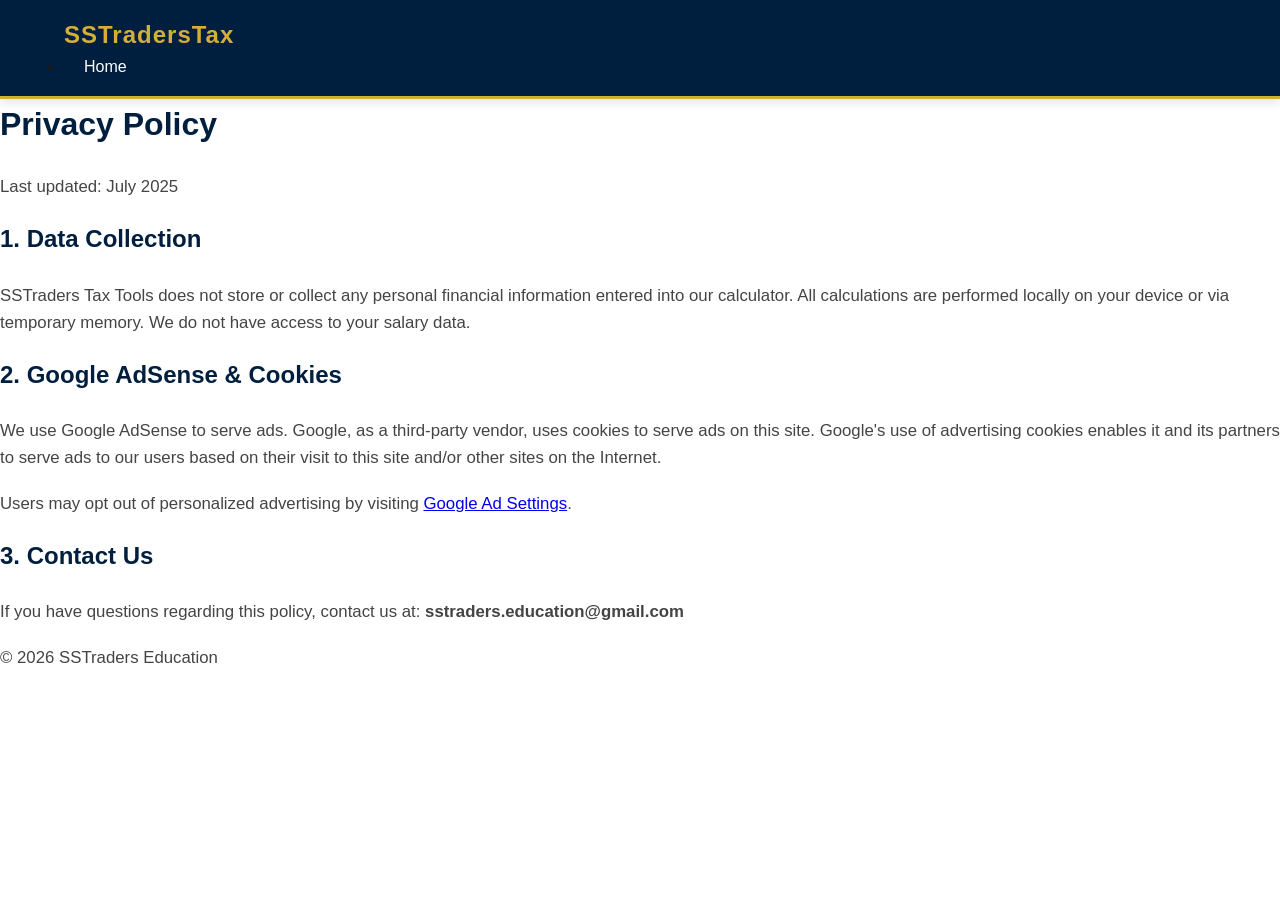
<file: privacy.html>
<!DOCTYPE html>
<html lang="en">
<head>
    <meta charset="UTF-8">
    <meta name="viewport" content="width=device-width, initial-scale=1.0">
    <title>Privacy Policy | SSTraders Tax Tools</title>
    <link rel="stylesheet" href="style.css">
</head>
<body>
    <header>
        <nav class="navbar">
            <div class="logo">SSTraders<span>Tax</span></div>
            <ul class="nav-links">
                <li><a href="index.html">Home</a></li>
            </ul>
        </nav>
    </header>

    <main class="legal-container">
        <h1>Privacy Policy</h1>
        <p>Last updated: July 2025</p>

        <section>
            <h2>1. Data Collection</h2>
            <p>SSTraders Tax Tools does not store or collect any personal financial information entered into our calculator. All calculations are performed locally on your device or via temporary memory. We do not have access to your salary data.</p>
        </section>

        <section>
            <h2>2. Google AdSense & Cookies</h2>
            <p>We use Google AdSense to serve ads. Google, as a third-party vendor, uses cookies to serve ads on this site. Google's use of advertising cookies enables it and its partners to serve ads to our users based on their visit to this site and/or other sites on the Internet.</p>
            <p>Users may opt out of personalized advertising by visiting <a href="https://google.com" target="_blank">Google Ad Settings</a>.</p>
        </section>

        <section>
            <h2>3. Contact Us</h2>
            <p>If you have questions regarding this policy, contact us at: <strong>sstraders.education@gmail.com</strong></p>
        </section>
    </main>

    <footer class="footer">
        <p>© 2026 SSTraders Education</p>
    </footer>
</body>
</html>
</file>
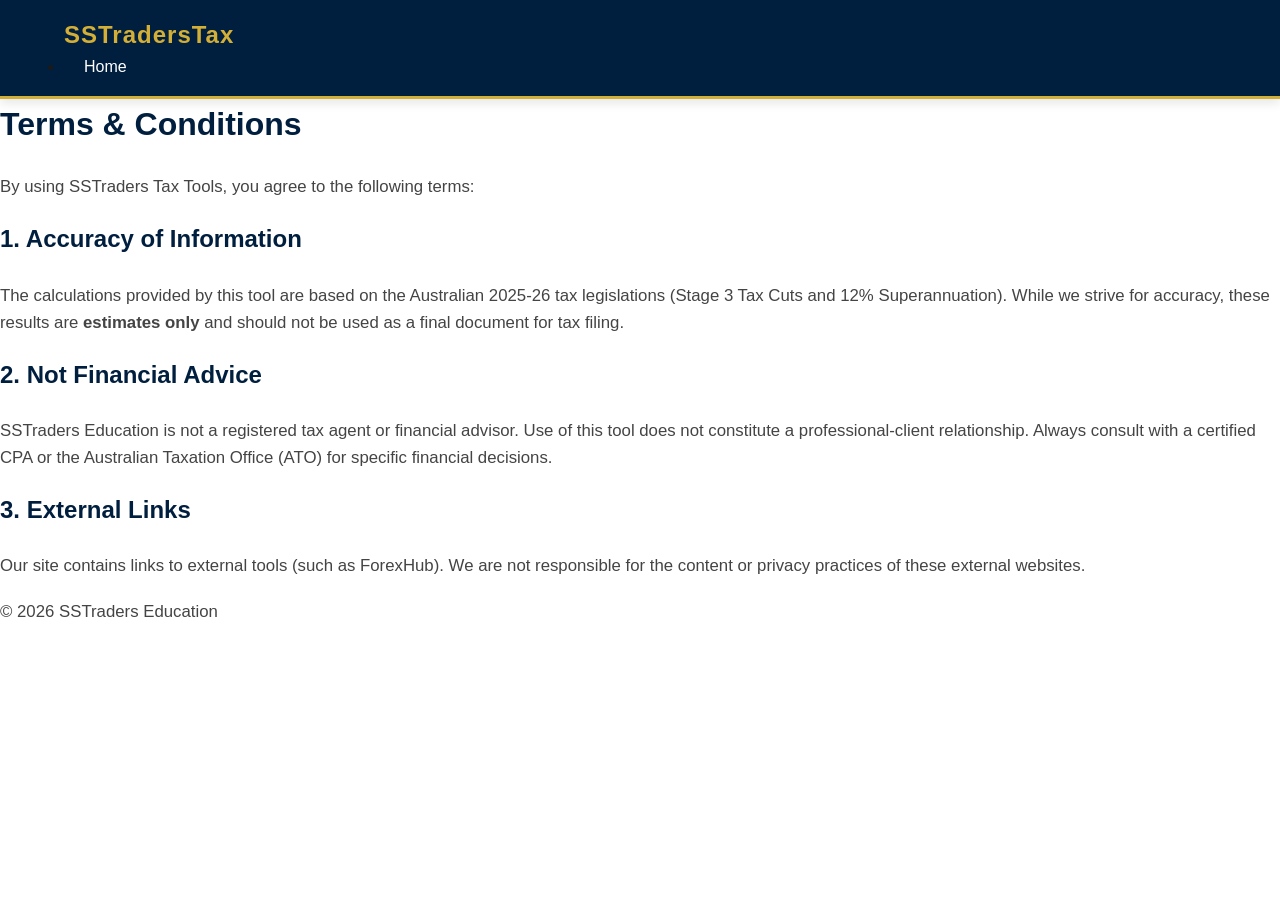
<file: terms.html>
<!DOCTYPE html>
<html lang="en">
<head>
    <meta charset="UTF-8">
    <meta name="viewport" content="width=device-width, initial-scale=1.0">
    <title>Terms of Service | SSTraders Tax Tools</title>
    <link rel="stylesheet" href="style.css">
</head>
<body>
    <header>
        <nav class="navbar">
            <div class="logo">SSTraders<span>Tax</span></div>
            <ul class="nav-links">
                <li><a href="index.html">Home</a></li>
            </ul>
        </nav>
    </header>

    <main class="legal-container">
        <h1>Terms & Conditions</h1>
        <p>By using SSTraders Tax Tools, you agree to the following terms:</p>

        <section>
            <h2>1. Accuracy of Information</h2>
            <p>The calculations provided by this tool are based on the Australian 2025-26 tax legislations (Stage 3 Tax Cuts and 12% Superannuation). While we strive for accuracy, these results are <strong>estimates only</strong> and should not be used as a final document for tax filing.</p>
        </section>

        <section>
            <h2>2. Not Financial Advice</h2>
            <p>SSTraders Education is not a registered tax agent or financial advisor. Use of this tool does not constitute a professional-client relationship. Always consult with a certified CPA or the Australian Taxation Office (ATO) for specific financial decisions.</p>
        </section>

        <section>
            <h2>3. External Links</h2>
            <p>Our site contains links to external tools (such as ForexHub). We are not responsible for the content or privacy practices of these external websites.</p>
        </section>
    </main>

    <footer class="footer">
        <p>© 2026 SSTraders Education</p>
    </footer>
</body>
</html>
</file>
<file: style.css>
/* Root Variables for easy branding updates */
:root {
    --deep-navy: #001F3F;
    --prof-navy: #003366;
    --gold: #D4AF37;
    --vibrant-black: #1A1A1A;
    --white: #FFFFFF;
    --gray: #F8F9FA;
    --transition: all 0.3s ease;
}

/* Base Styles */
* { margin: 0; padding: 0; box-sizing: border-box; }
body { 
    font-family: 'Inter', -apple-system, sans-serif; 
    line-height: 1.6; 
    color: var(--vibrant-black); 
    background-color: var(--white);
    overflow-x: hidden;
}

/* Typography */
h1, h2, h3 { color: var(--deep-navy); font-weight: 700; margin-bottom: 1.5rem; }
p { margin-bottom: 1.2rem; font-size: 1.05rem; color: #444; }

/* Sticky Navigation */
header {
    background: var(--deep-navy);
    padding: 1rem 5%;
    position: sticky;
    top: 0;
    z-index: 1000;
    display: flex;
    justify-content: space-between;
    align-items: center;
    box-shadow: 0 4px 10px rgba(0,0,0,0.1);
    border-bottom: 3px solid var(--gold);
}

.logo { 
    color: var(--gold); 
    font-size: 1.5rem; 
    font-weight: 800; 
    text-decoration: none; 
    letter-spacing: 1px;
}

nav a { 
    color: var(--white); 
    text-decoration: none; 
    margin-left: 20px; 
    font-weight: 500; 
    cursor: pointer;
    transition: var(--transition);
}

nav a:hover { color: var(--gold); }

/* Layout Containers */
.page-content { display: none; padding: 60px 10%; animation: fadeIn 0.5s ease-in; }
.active { display: block; }

@keyframes fadeIn { from { opacity: 0; transform: translateY(10px); } to { opacity: 1; transform: translateY(0); } }

/* Hero Section */
.hero { 
    background: linear-gradient(135deg, var(--deep-navy) 0%, var(--prof-navy) 100%);
    color: var(--white);
    padding: 100px 10%;
    text-align: center;
    border-bottom-right-radius: 80px;
}

.btn-gold { 
    background: var(--gold); 
    color: var(--deep-navy); 
    padding: 16px 32px; 
    border: none; 
    border-radius: 4px; 
    font-weight: 700; 
    text-transform: uppercase;
    cursor: pointer;
    transition: var(--transition);
    box-shadow: 0 4px 15px rgba(212, 175, 55, 0.3);
}

.btn-gold:hover { transform: translateY(-2px); box-shadow: 0 6px 20px rgba(212, 175, 55, 0.5); }

/* Cookie Consent Banner */
#cookie-banner {
    position: fixed;
    bottom: 20px;
    left: 20px;
    right: 20px;
    background: var(--vibrant-black);
    color: var(--white);
    padding: 20px;
    border-radius: 8px;
    display: none;
    justify-content: space-between;
    align-items: center;
    z-index: 9999;
    border-left: 5px solid var(--gold);
    box-shadow: 0 10px 30px rgba(0,0,0,0.5);
}

/* Responsive Design */
@media (max-width: 768px) {
    .hero h1 { font-size: 2rem; }
    header { padding: 1rem 3%; }
    nav a { display: none; } /* Consider a burger menu for mobile */
}
</file>
